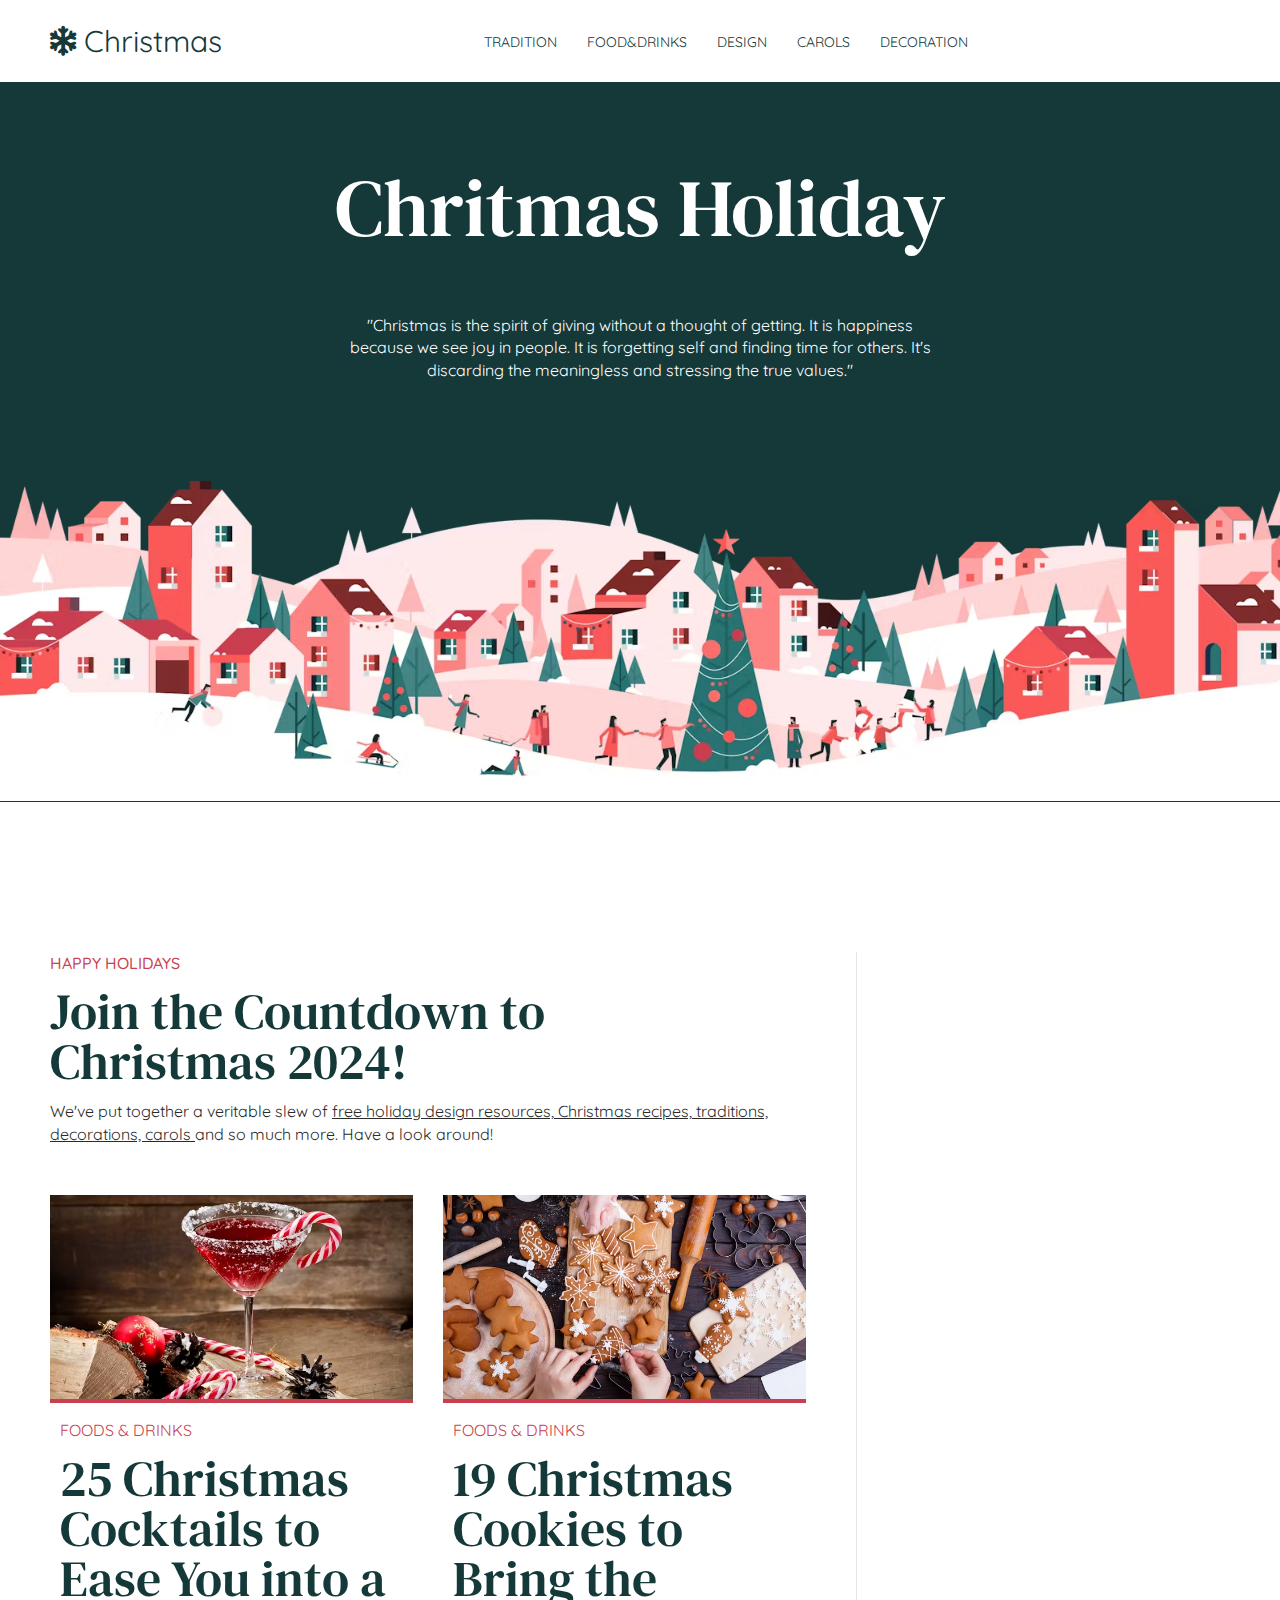
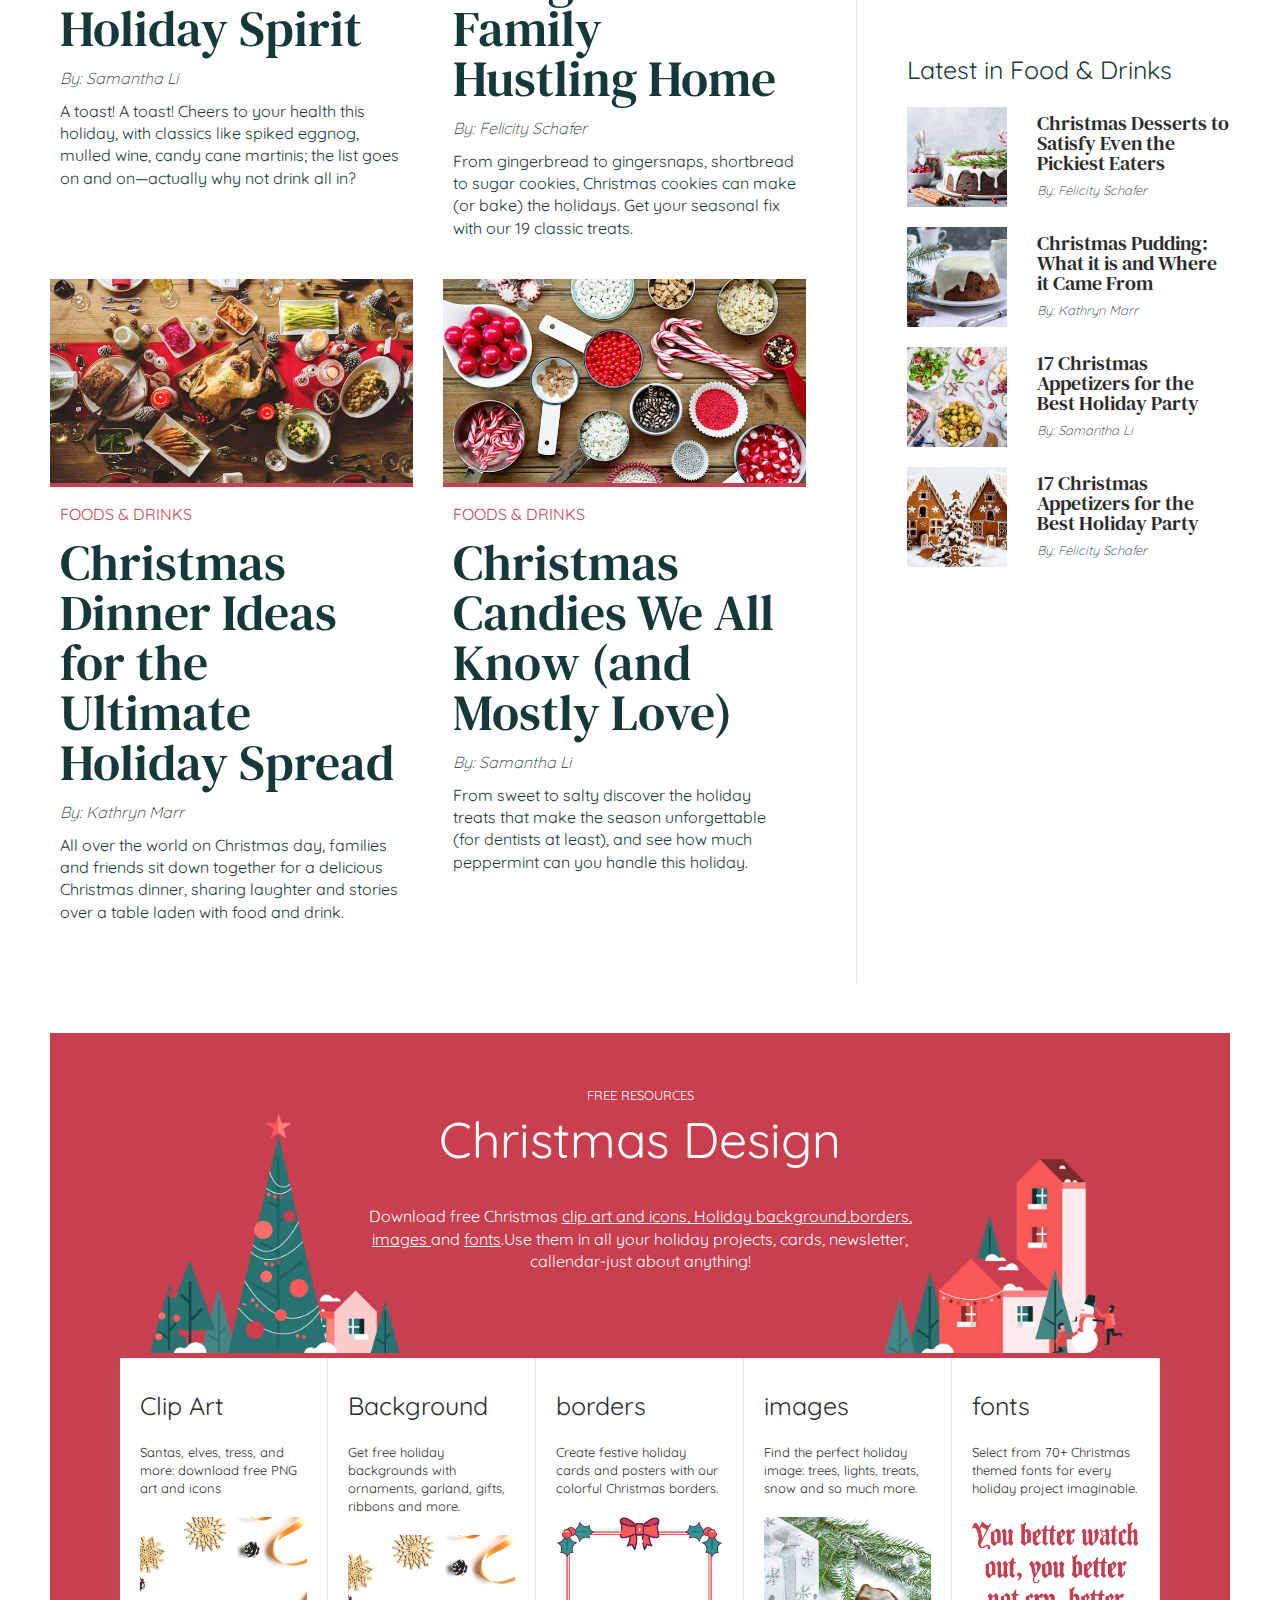
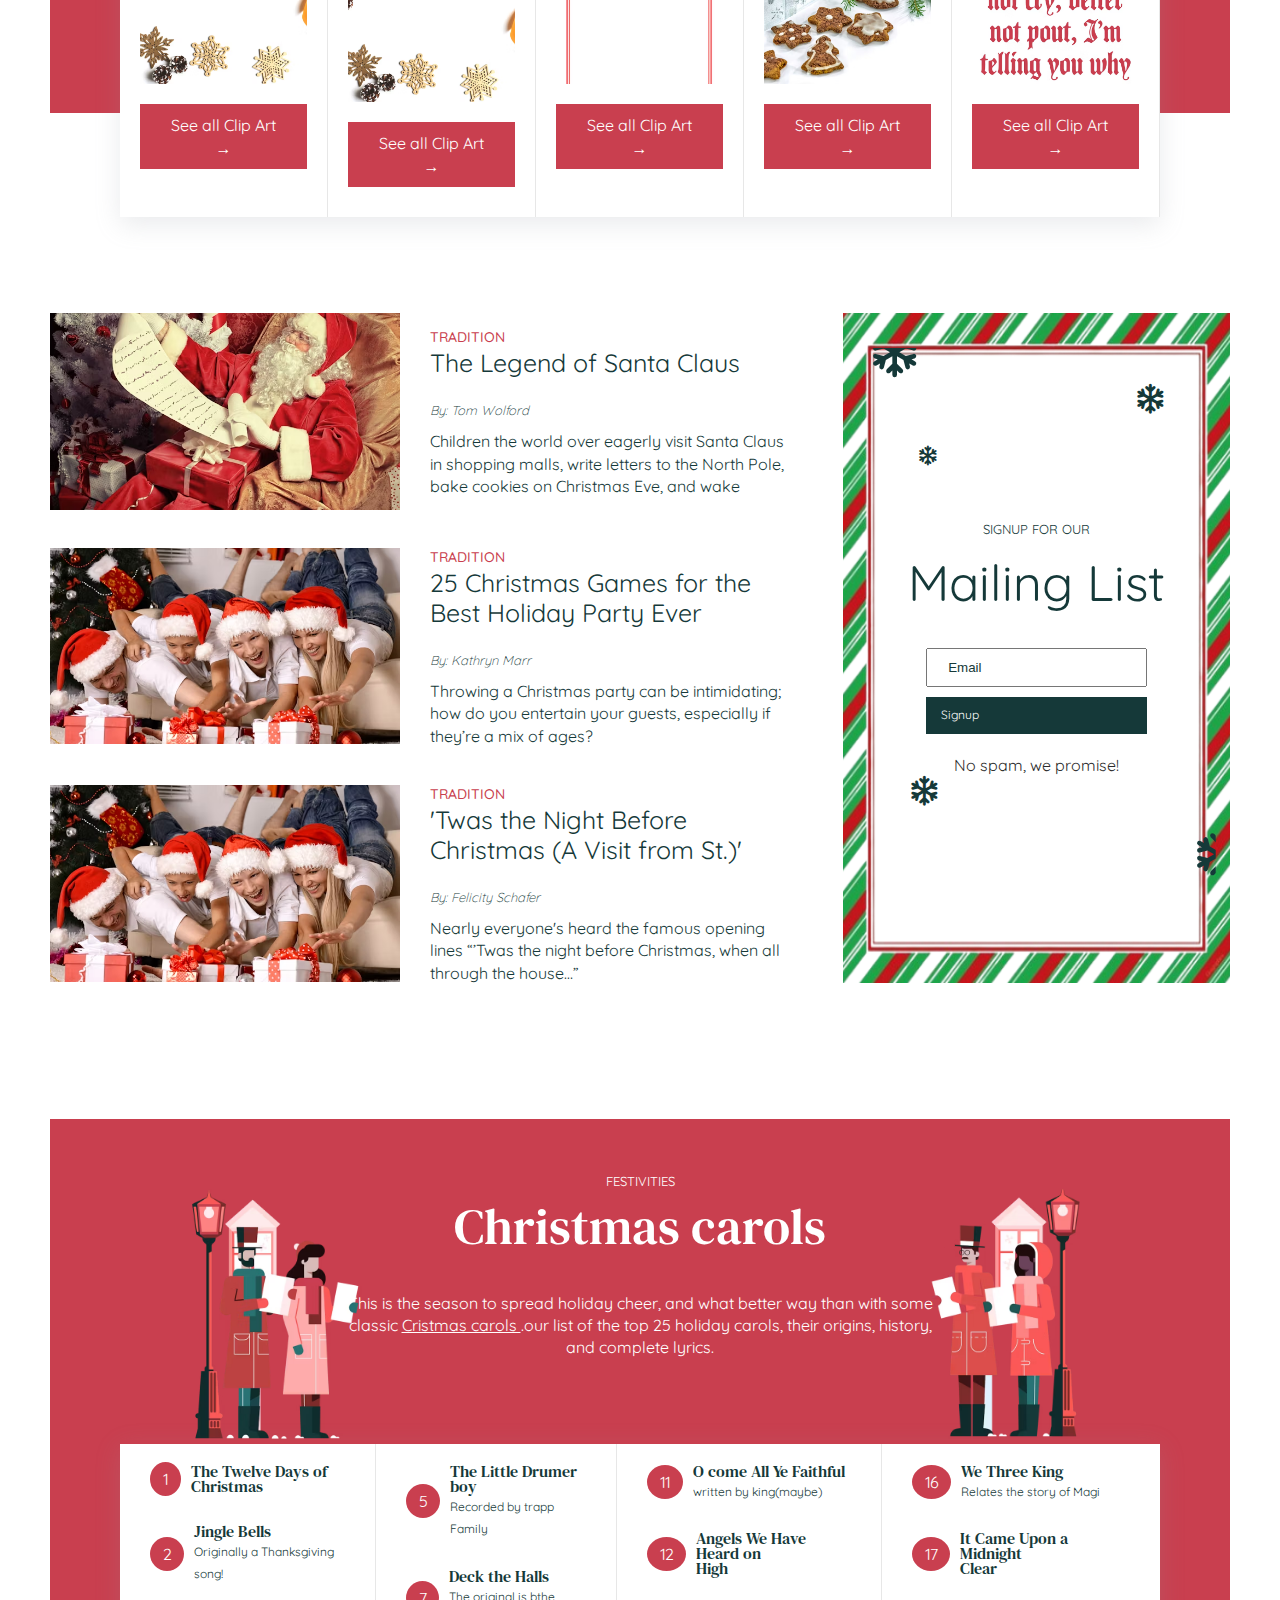
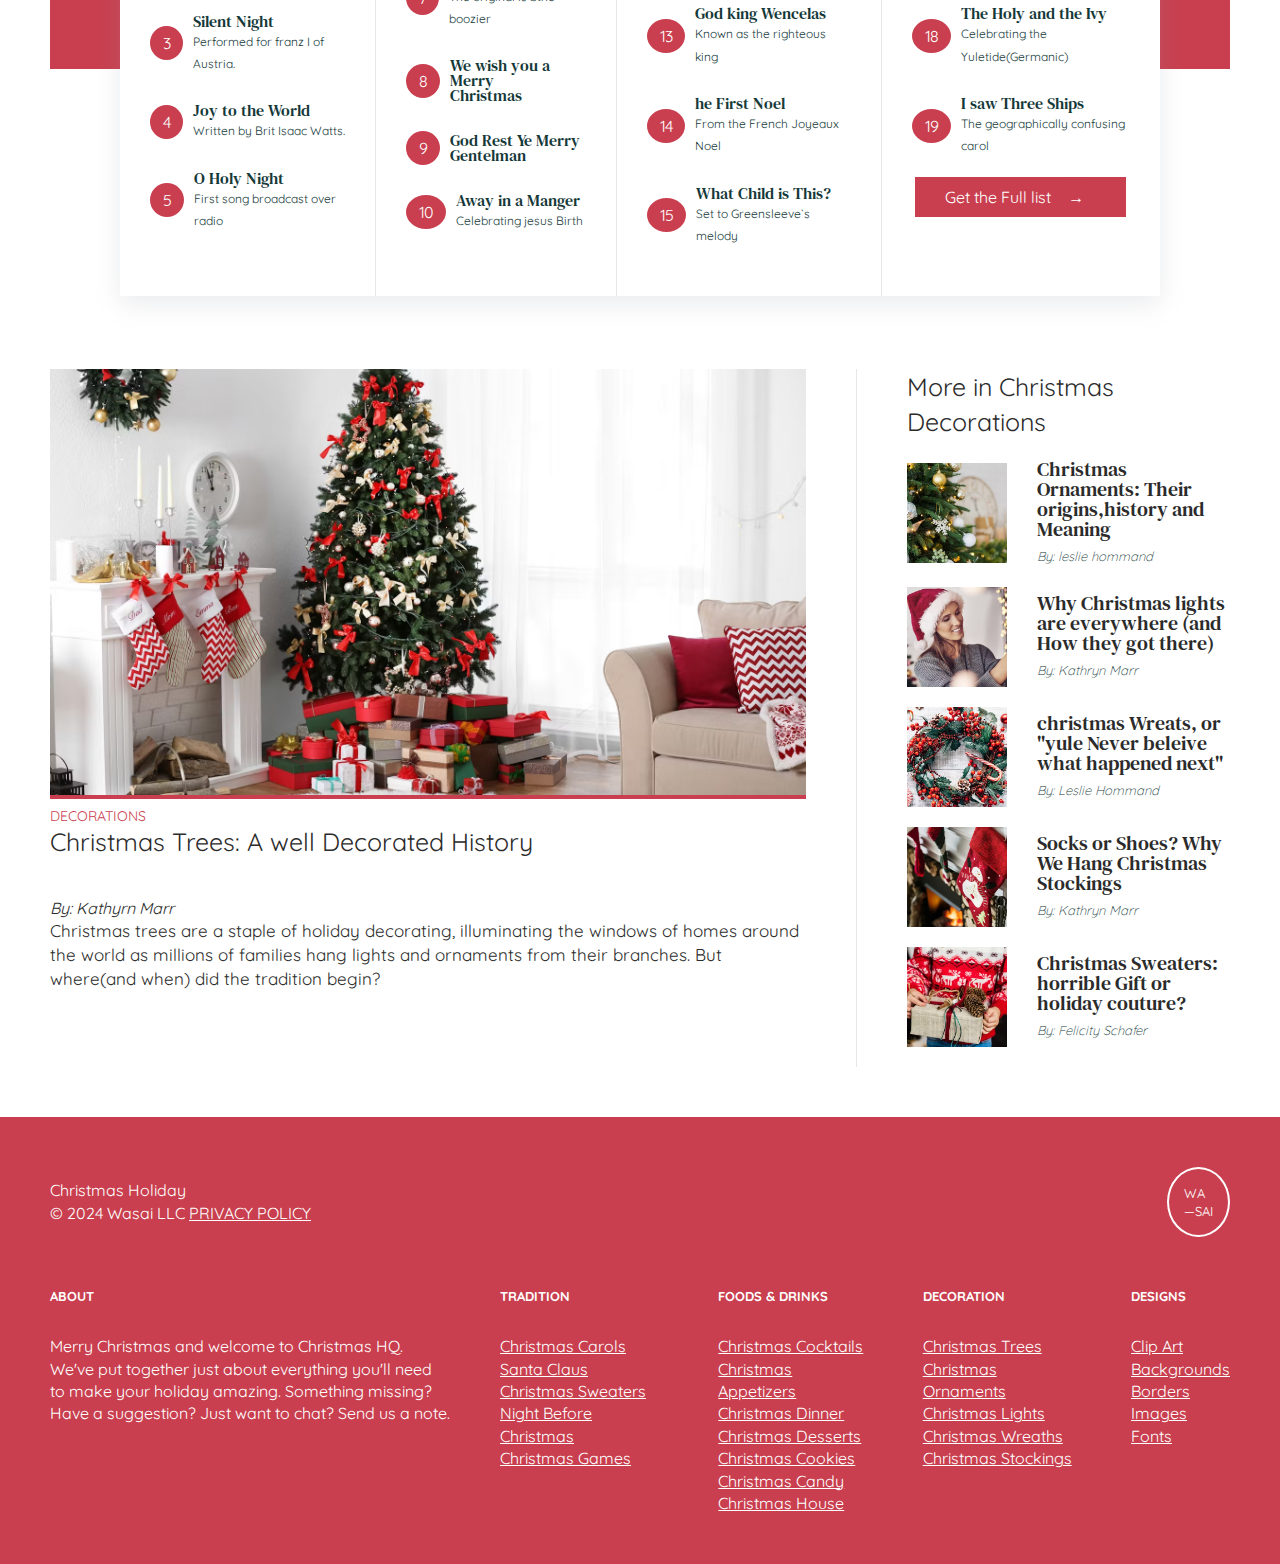
<file: index.html>
<!DOCTYPE html>
<html lang="en">
<head>
    <meta charset="UTF-8">
    <meta name="viewport" content="width=device-width, initial-scale=1.0">
    <title>Christmas Holiday</title>
    <link rel="icon" href="./IMG/logo.jpg"/>
<link rel="stylesheet" href="./style.css">
<link rel="stylesheet" href="https://cdnjs.cloudflare.com/ajax/libs/font-awesome/6.7.1/css/all.min.css">
</head>
</body>
    <!-- HEADER -->
     <header class="header">
        <div class="container">
            <div class="header__wrapper">
                <div class="header__logo">   
                  <a href="./index.html"><i class="fa-solid fa-snowflake"></i> Christmas</a>
              </div>
                 <ul class="header__nav">
                     <li><a href="./tradition.html">tradition</a></li>
                     <li><a href="./foods&drink.html">food&drinks</a></li>
                     <li><a href="./design.html">design</a></li>
                     <li><a href="./carols.html">carols</a></li>
                    <li><a href="./decor.html">decoration</a></li>
                </ul> 
                <div class="toggle__menu">
                  <span></span>
                  <span></span>
                  <span></span>
                </div>
            <div>
        </div>
     </header>
<!-- BANNER -->
  <section class="homeBanner">
    <div class="homeBanner__wrapper">
        <h1>Chritmas Holiday</h1>
        <p>
            "Christmas is the spirit of giving without a thought of getting. It is
            happiness because we see joy in people. It is forgetting self and
            finding time for others. It's discarding the meaningless and stressing
            the true values."
        </p>
        <img src="./IMG/banner.avif" alt="">
    </div>
  </section>
    <!-- HOLIDAY -->
    <section class="homeHoliday">
        <div class="container">
          <div class="homeHoliday__wrapper">
            <div class="homeHoliday__left">
              <small>HAPPY HOLIDAYS</small>
              <h2>Join the Countdown to Christmas 2024!</h2>
              <p>
                We've put together a veritable slew of
                <span>
                    free holiday design resources, Christmas recipes, traditions,
                    decorations, carols
                </span>
                and so much more. Have a look around!
              </p>
              <div class="homeHoliday__cards">
                <div class="card">
                  <img src="./IMG/christmas-cocktails.avif" alt="" />
                  <div class="card__details">
                    <span>FOODS & DRINKS</span>
                    <h2>
                      25 Christmas Cocktails to Ease You into a Holiday Spirit
                    </h2>
                    <small>By: Samantha Li</small>
                    <p>
                      A toast! A toast! Cheers to your health this holiday, with
                      classics like spiked eggnog, mulled wine, candy cane
                      martinis; the list goes on and on—actually why not drink all in?
                    </p>
                  </div>
                </div>
                <div class="card">
                  <img src="./IMG/christmas-cookies.avif" alt="" />
                  <div class="card__details">
                    <span>FOODS & DRINKS</span>
                    <h2>
                      19 Christmas Cookies to Bring the Family Hustling Home
                    </h2>
                    <small>By: Felicity Schafer</small>
                    <p>
                      From gingerbread to gingersnaps, shortbread to sugar
                      cookies, Christmas cookies can make (or bake) the holidays.
                      Get your seasonal fix with our 19 classic treats.
                    </p>
                  </div>
                </div>
                <div class="card">
                  <img src="./IMG/christmas-dinner.avif" alt="" />
                  <div class="card__details">
                    <span>FOODS & DRINKS</span>
                    <h2>
                      Christmas Dinner Ideas for the Ultimate Holiday Spread
                    </h2>
                    <small>By: Kathryn Marr</small>
                    <p>
                      All over the world on Christmas day, families and friends
                      sit down together for a delicious Christmas dinner, sharing
                      laughter and stories over a table laden with food and drink.
                    </p>
                  </div>
                </div>
                <div class="card">
                  <img src="./IMG/christmas-candy.avif" alt="" />
                  <div class="card__details">
                    <span>FOODS & DRINKS</span>
                    <h2>Christmas Candies We All Know (and Mostly Love)</h2>
                    <small>By: Samantha Li</small>
                    <p>
                      From sweet to salty discover the holiday treats that make
                      the season unforgettable (for dentists at least), and see
                      how much peppermint can you handle this holiday.
                    </p>
                  </div>
                </div>
              </div>
            </div>
            <div class="homeHoliday__right">
              <h4>Latest in Food & Drinks</h4>
              <div class="item">
                <img src="./IMG/christmas-desserts.avif" alt="" />
                <div class="item__details">
                  <h5>Christmas Desserts to Satisfy Even the Pickiest Eaters</h5>
                  <small>By: Felicity Schafer</small>
                </div>
              </div>
              <div class="item">
                <img src="./IMG/christmas-pudding.avif" alt="" />
                <div class="item__details">
                  <h5>Christmas Pudding: What it is and Where it Came From</h5>
                  <small>By: Kathryn Marr</small>
                </div>
              </div>
              <div class="item">
                <img src="./IMG/christmas-appetizers.avif" alt="" />
                <div class="item__details">
                  <h5>17 Christmas Appetizers for the Best Holiday Party</h5>
                  <small>By: Samantha Li</small>
                </div>
              </div>
              <div class="item">
                <img src="./IMG/gingerbread-houses.avif" alt="" />
                <div class="item__details">
                  <h5>17 Christmas Appetizers for the Best Holiday Party</h5>
                  <small>By: Felicity Schafer</small>
                     </div>
                        </div>
            </div></div></div></section>
<!-- DESIGN-->
 <section class="homeDesign">
    <div class="container">
        <div class="homeDesign__wrapper">
            <div class="homeDesign__details">
                <small>FREE RESOURCES</small>
                <h2>Christmas Design</h2>
                <p>Download free Christmas 
                    <span>clip art and icons, Holiday background,borders, images </span>and <span>fonts</span>.Use them in all your holiday projects, cards, newsletter, callendar-just about anything!
                </p>
            </div>
            <div class="homeDesign__img">
                <img src="IMG/christmas-designs-left.avif" alt="">
                <img src="IMG/christmas-designs-right.avif" alt="">
        </div>
        <div class="homeDesign__content">
            <div class="homeDesign__card">
                <h4>Clip Art</h4>
                <small>Santas, elves, tress, and more: download free PNG art and icons
                </small>
                <img src="IMG/christmas-designs-backgrounds.avif" alt="">
                <a href="" class="btn bg--red">
                    See all Clip Art <span>&#8594;</span></a>
            </div>
            <div class="homeDesign__card">
                <h4>Background</h4>
                <small>Get free holiday backgrounds with ornaments, garland, gifts,
                    ribbons and more.
                </small>
                <img src="IMG/christmas-designs-backgrounds.avif" alt="">
                <a href=""class="btn bg--red"
                >See all Clip Art <span>&#8594;</span></a>
            </div>
            <div class="homeDesign__card">
                <h4>borders</h4>
                <small>Create festive holiday cards and posters with our colorful
                    Christmas borders.
                </small>
                <img src="IMG/christmas-designs-borders.avif" alt="">
                <a href=""class="btn bg--red"
                >See all Clip Art <span>&#8594;</span></a>
            </div>
            <div class="homeDesign__card">
                <h4>images</h4>
                <small>Find the perfect holiday image: trees, lights, treats, snow and
                    so much more.
                </small>
                <img src="IMG/christmas-designs-images.avif" alt="">
                <a href=""class="btn bg--red"
                >See all Clip Art <span>&#8594;</span></a>
            </div>
            <div class="homeDesign__card">
                <h4>fonts</h4>
                <small>Select from 70+ Christmas themed fonts for every holiday
                    project imaginable.
                </small>
                <img src="IMG/christmas-designs-fonts.avif" alt="">
                <a href=""class="btn bg--red"
                >See all Clip Art <span>&#8594;</span></a>
            </div>
        </div>
    </div>
 </section>

 <!--TRADITION-->
 <section class="homeTradition">
    <div class="container">
      <div class="homeTradition__wrapper">
        <div class="homeTradition__content">
          <div class="homeTradition__item">
            <img src="./IMG/santa-claus.avif" alt="" />
            <div class="homeTradition__item--details">
              <div class="homeTradition__item--title">
                <span>TRADITION</span>
                <h4>The Legend of Santa Claus</h4>
              </div>
              <small>By: Tom Wolford</small>
              <p>
                Children the world over eagerly visit Santa Claus in shopping
                malls, write letters to the North Pole, bake cookies on
                Christmas Eve, and wake
              </p>
            </div>
          </div>
          <div class="homeTradition__item">
            <img src="./IMG/christmas-games.avif" alt="" />
            <div class="homeTradition__item--details">
              <div class="homeTradition__item--title">
                <span>TRADITION</span>
                <h4>25 Christmas Games for the Best Holiday Party Ever</h4>
              </div>
              <small>By: Kathryn Marr</small>
              <p>
                Throwing a Christmas party can be intimidating; how do you
                entertain your guests, especially if they’re a mix of ages?
              </p>
            </div>
          </div>
          <div class="homeTradition__item">
            <img src="./IMG/christmas-games.avif" alt="" />
            <div class="homeTradition__item--details">
              <div class="homeTradition__item--title">
                <span>TRADITION</span>
                <h4>'Twas the Night Before Christmas (A Visit from St.)'</h4>
              </div>
              <small>By: Felicity Schafer</small>
              <p>
                Nearly everyone's heard the famous opening lines “’Twas the
                night before Christmas, when all through the house…”
              </p>
            </div>
          </div>
        </div>
        <div class="homeTradition__mail">
          <div class="homeTradition__flakes">
            <span class="flakes-1">
              <i class="fa-regular fa-snowflake"></i>
            </span>
            <span class="flakes-2">
              <i class="fa-regular fa-snowflake"></i>
            </span>
            <span class="flakes-3">
              <i class="fa-regular fa-snowflake"></i>
            </span>
            <span class="flakes-4">
              <i class="fa-regular fa-snowflake"></i>
            </span>
            <span class="flakes-5">
              <i class="fa-regular fa-snowflake"></i>
            </span>
          </div>
          <small>SIGNUP FOR OUR</small>
          <h2>Mailing List</h2>
          <div class="homeTradition__mail--info">
            <input type="text" placeholder="Email" />
            <a href="" class= "btn bg--green">Signup</a>
          </div>
          <p>No spam, we promise!</p>
        </div>

      </div>
    </div>
  </section>

  <!-- CAROLS-->
   <section class="homeCarols">
    <div class="container">
      <div class="homeCarols__wrapper">
        <div class="homeCarols__details">
          <small>FESTIVITIES</small>
          <h2>Christmas carols</h2>
          <p>This is the season to spread holiday cheer, and what better way than with some classic <span>
            Cristmas carols
          </span>.our list of the top 25 holiday carols,  their origins, history, and
              complete lyrics.
          </p>
        </div>
        <div class="homeCarols__img">
          <img src="IMG/christmas-carols-left.avif" alt="">
          <img src="IMG/christmas-carols-right.avif" alt="">

      </div>
      <div class="homeCarols__content">
        <div class="homeCarols__item">
                  <ul>
            <li><span>1</span></li>
            <li><p>The Twelve Days of <br>
               Christmas
              </p></li>
          </ul>
          <ul>
            <li><span>2</span></li>
            <li><p>Jingle Bells</p>
              <small>Originally a Thanksgiving song!</small>
            </li>
          </ul>
          <ul>
            <li><span>3</span></li>
            <li><p>Silent Night</p>
            <small>Performed for franz I of Austria.</small>
          </li>
          </ul>
          <ul>
            <li><span>4</span>
            </li>
            <li><p>Joy to the World</p>
            <small>Written by Brit Isaac Watts.</small>
            </li>
          </ul>
          <ul>
            <li><span>5</span></li>
            <li><p>O Holy Night</p>
            <small>First song broadcast over radio</small>
          </li>
          </ul>
          </div>
    <div class="homeCarols__item">
              <ul>
            <li><span>5</span></li>
            <li><p>The Little Drumer boy </p>
            <small>Recorded by trapp Family</small>
            </li>
              </ul>
            <ul>
              <li><span>7</span></li>
              <li><p>Deck the Halls</p>
              <small>The original is bthe boozier</small>
              </li>
            </ul>
            <ul>
              <li><span>8</span></li>
              <li><p>We wish you a Merry <br>
              Christmas</p>
            </li>
            </ul>
            <ul>
              <li><span>9</span></li>
              <li><p>God Rest Ye Merry <br>
              Gentelman</p>
            </li>
            </ul>
            <ul>
              <li><span>10</span></li>
              <li><p>Away in a Manger</p>
              <small>Celebrating jesus Birth</small>
            </li>
            </ul>
        </div>
        <div class="homeCarols__item">
        <div>
          <ul>
            <li><span>11</span></li>
            <li><P>O come All Ye Faithful</P>
            <small>written by king(maybe)</small>
          </li>
          </ul>
          <ul>
            <li><span>12</span></li>
            <li><p>Angels We Have Heard on<br>
              High</p>
          </li>
          </ul>
          <ul>
            <li><span>13</span></li>
            <li><p> God king Wencelas</p>
              <small>Known as the righteous king</small>
            </li>
          </ul>
          <ul>
            <li><span>14</span></li>
            <li><p>he First Noel</p>
            <small>From the French Joyeaux Noel</small>
            </li>
          </ul>
          <ul>
            <li><span>15</span></li>
            <li><p>What Child is This?</p>
              <small>Set to Greensleeve`s melody</small>
            </li>
          </ul>
        </div>

        </div>        
        <div class="homeCarols__item">
          <ul>
            <li><span>16</span></li>
            <li><p>We Three King</p>
            <small>Relates the story of Magi</small>
          </li>
          </ul>
          <ul>
            <li><span>17</span></li>
            <li><p>It Came Upon a Midnight <br>
            Clear</p>
          </li>
          </ul>
          <ul>
            <li><span>18</span></li>
            <li><p>The Holy and the Ivy</p>
            <small>Celebrating the Yuletide(Germanic)</small>
          </li>
          </ul>
          <ul>
            <li><span>19</span></li>
            <li><p>I saw Three Ships</p>
            <small> The geographically confusing carol</small>
          </li>
          </ul>
          <a href="" class="btn bg--red">
            Get the Full list <span>&#8594</span></a>
        </div>
      </div>

  
          </div>
      
      </div>
 
   </section>

 <!-- DECORATIONS -->
<section class="homeDecorations">
  <div class="container">
    <div class="homeDecorations__wrapper">
      <div class="homeDecorations__left">
        <img src="IMG/christmas-trees.avif" alt="">
     <small>DECORATIONS</small>
     <h2>Christmas Trees: A well Decorated History</h2>
     <span>By: Kathyrn Marr</span>
     <p>
      Christmas trees are a staple of holiday decorating, illuminating the windows of homes around the world as millions
      of families hang lights and ornaments from their branches.
    But where(and when) did the tradition begin?
     </p>
      </div>
      
      <div class="homeDecorations__right">
        <h4> More in Christmas Decorations</h4>
         <div class="item">
              <img src="./IMG/christmas-ornaments.avif" alt="" />
              <div class="item__details">
                <h5>Christmas Ornaments: Their origins,history and Meaning</h5>
                <small>By: leslie hommand</small>
              </div>
            </div>
         <div class="item">
              <img src="./IMG/christmas-lights.avif" alt="" />
              <div class="item__details">
                <h5>Why Christmas lights are everywhere (and How they got there)</h5>
                <small>By: Kathryn Marr</small>
              </div>
            </div>
         <div class="item">
              <img src="./IMG/christmas-wreaths.avif" alt="" />
              <div class="item__details">
                <h5>christmas Wreats, or "yule Never beleive what happened next"</h5>
                <small>By: Leslie Hommand</small>
              </div>
            </div>
         <div class="item">
              <img src="./IMG/christmas-stockings.avif" alt="" />
              <div class="item__details">
                <h5>Socks or Shoes? Why We Hang Christmas Stockings</h5>
                <small>By: Kathryn Marr</small>
              </div>
            </div>
         <div class="item">
              <img src="./IMG/christmas-sweaters.avif" alt="" />
              <div class="item__details">
                <h5>Christmas Sweaters: horrible Gift or holiday couture?</h5>
                <small>By: Felicity Schafer</small>
              </div>
            </div>
      </div>
    </div>
  </div>
   <!-- FOOTER  -->
<footer class="footer">
  <div class="container">
    <div class="footer__wrapper">
      <div class="footer__top">
        <ul>
          <li><h4>Christmas Holiday</h4></li>
          <li>© 2024 Wasai LLC <span>Privacy Policy</span></li>
        </ul>
        <p>
          WA <br/> 
          —SAI
         </p>
      </div>
      <div class="footer__links">
        <ul>
          <li> <small>ABOUT</small></li>
          <li><p>
                 Merry Christmas and welcome to Christmas HQ. We've put
                 together just about everything you'll need to make your
                 holiday amazing. Something missing? Have a suggestion? Just
                want to chat? Send us a note.
                </p>
              </li>
        </ul>      <div class="footer__links--a">
        <ul>
          <li><small>TRADITION</small></li>
          <li><a href="">Christmas Carols</a></li>
          <li><a href="">Santa Claus</a></li>
          <li><a href="">Christmas Sweaters</a></li>
          <li><a href="">Night Before Christmas</a></li>
          <li><a href="">Christmas Games</a></li>
        </ul>
        <ul>
          <li><small> FOODS & DRINKS</small></li>
          <li><a href="">Christmas Cocktails</a></li>
          <li><a href="">Christmas Appetizers</a></li>
          <li><a href="">Christmas Dinner</a></li>
          <li><a href="">Christmas Desserts</a></li>
          <li><a href="">Christmas Cookies</a></li>
          <li><a href="">Christmas Candy</a></li>
          <li><a href="">Christmas House</a></li>
        </ul>
      </div>
      <div class="footer__links--b">
        <ul>
          <li><small>DECORATION</small></li>
          <li><a href="">Christmas Trees</a></li>
          <li><a href="">Christmas Ornaments</a></li>
          <li><a href="">Christmas Lights</a></li>
          <li><a href="">Christmas Wreaths</a></li>
          <li><a href="">Christmas Stockings</a></li>
        </ul>
      <ul>
        <li><small>DESIGNS</small></li>
        <li><a href="">Clip Art</a></li>
        <li><a href="">Backgrounds</a></li>
        <li><a href="">Borders</a></li>
        <li><a href="">Images</a></li>
        <li><a href="">Fonts</a></li>
      </ul>
      </div>
      </div>
    </div>
  </div>
</footer> 

<script src="./toggle__menu.js"></script>

</body>
</html>
</file>
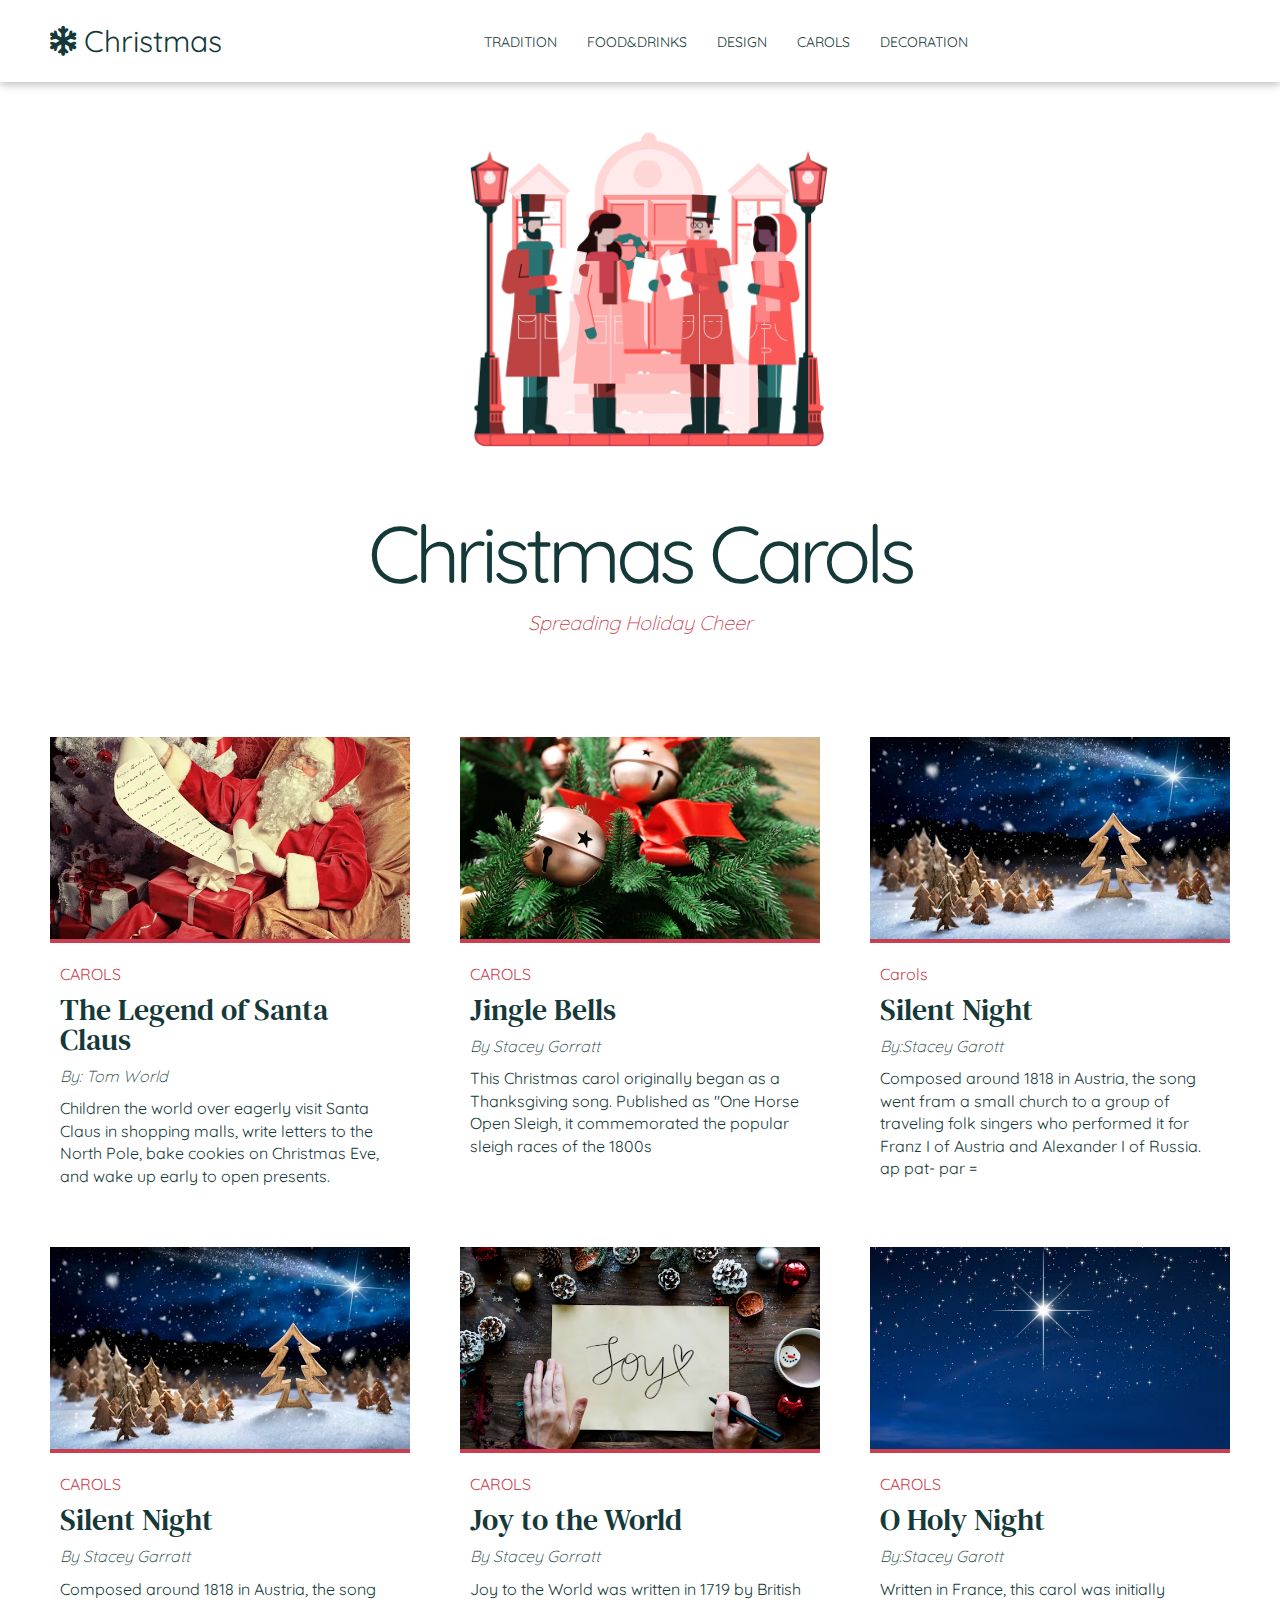
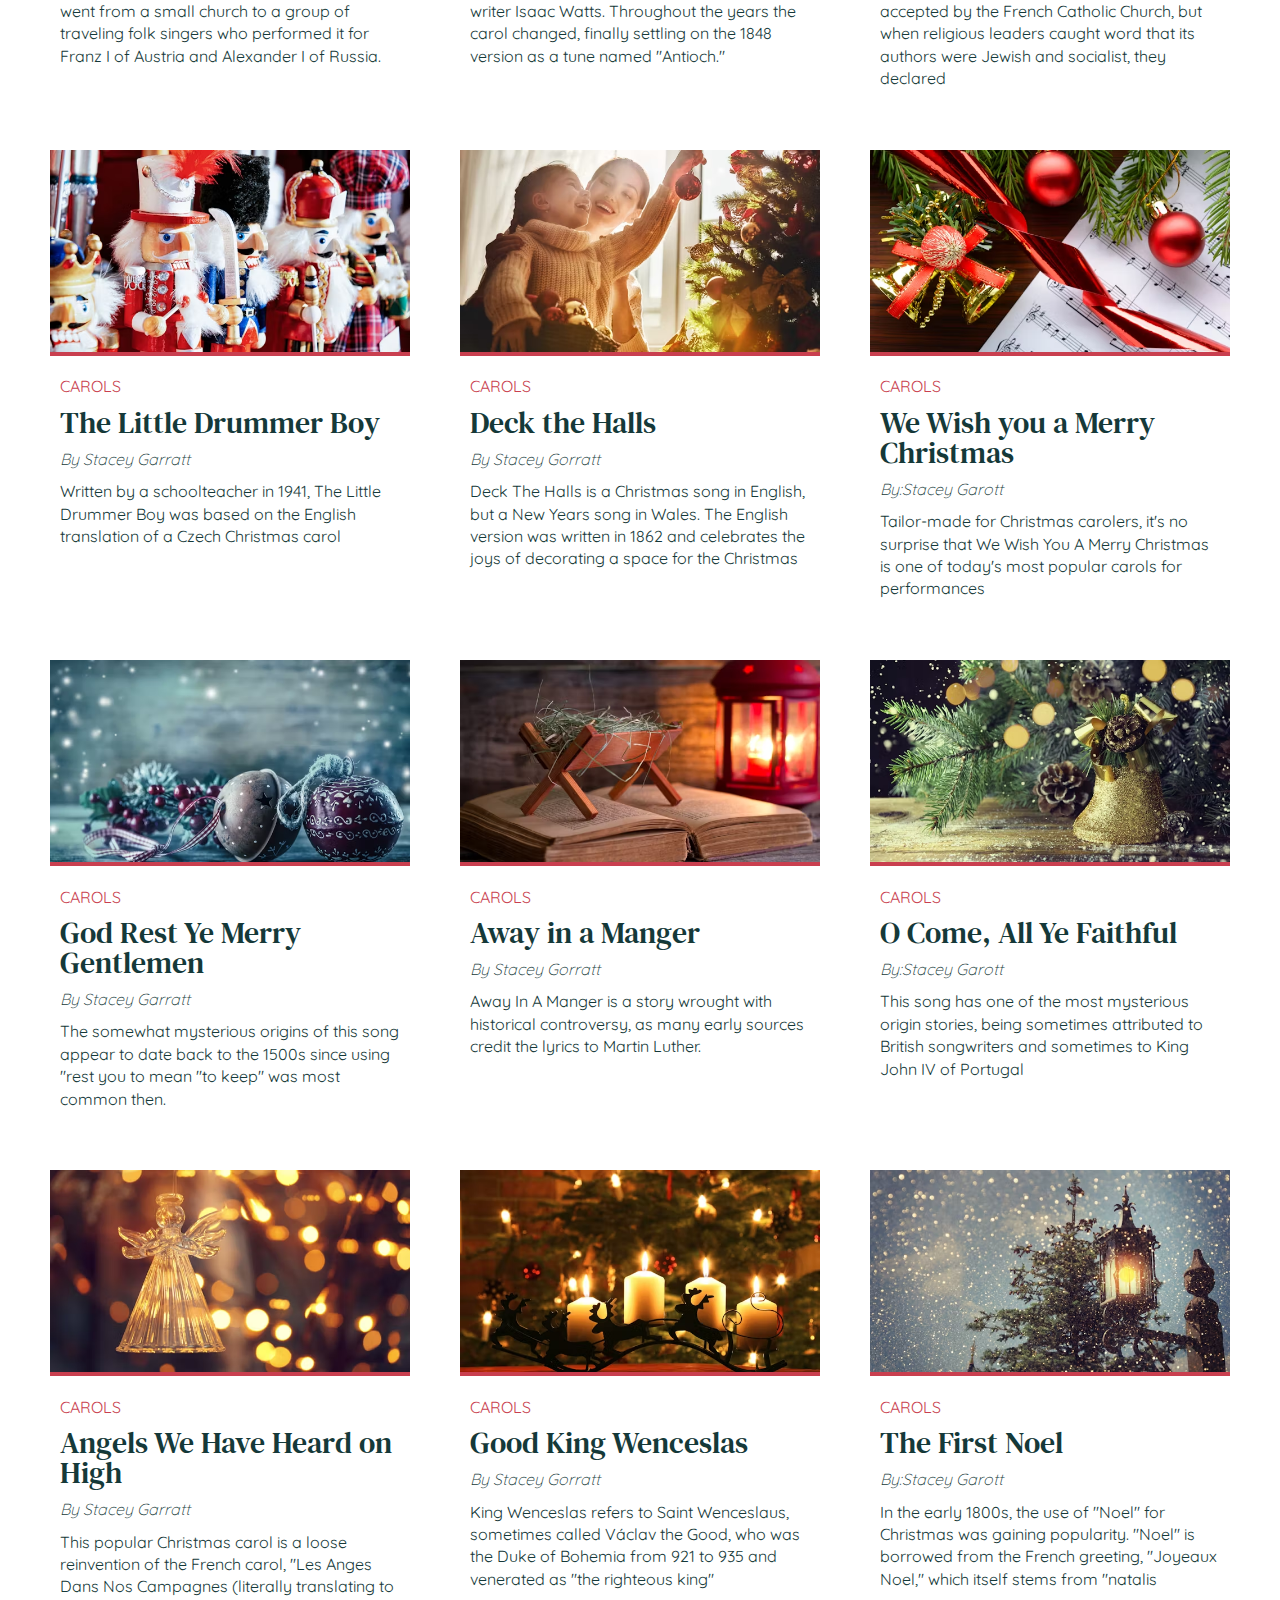
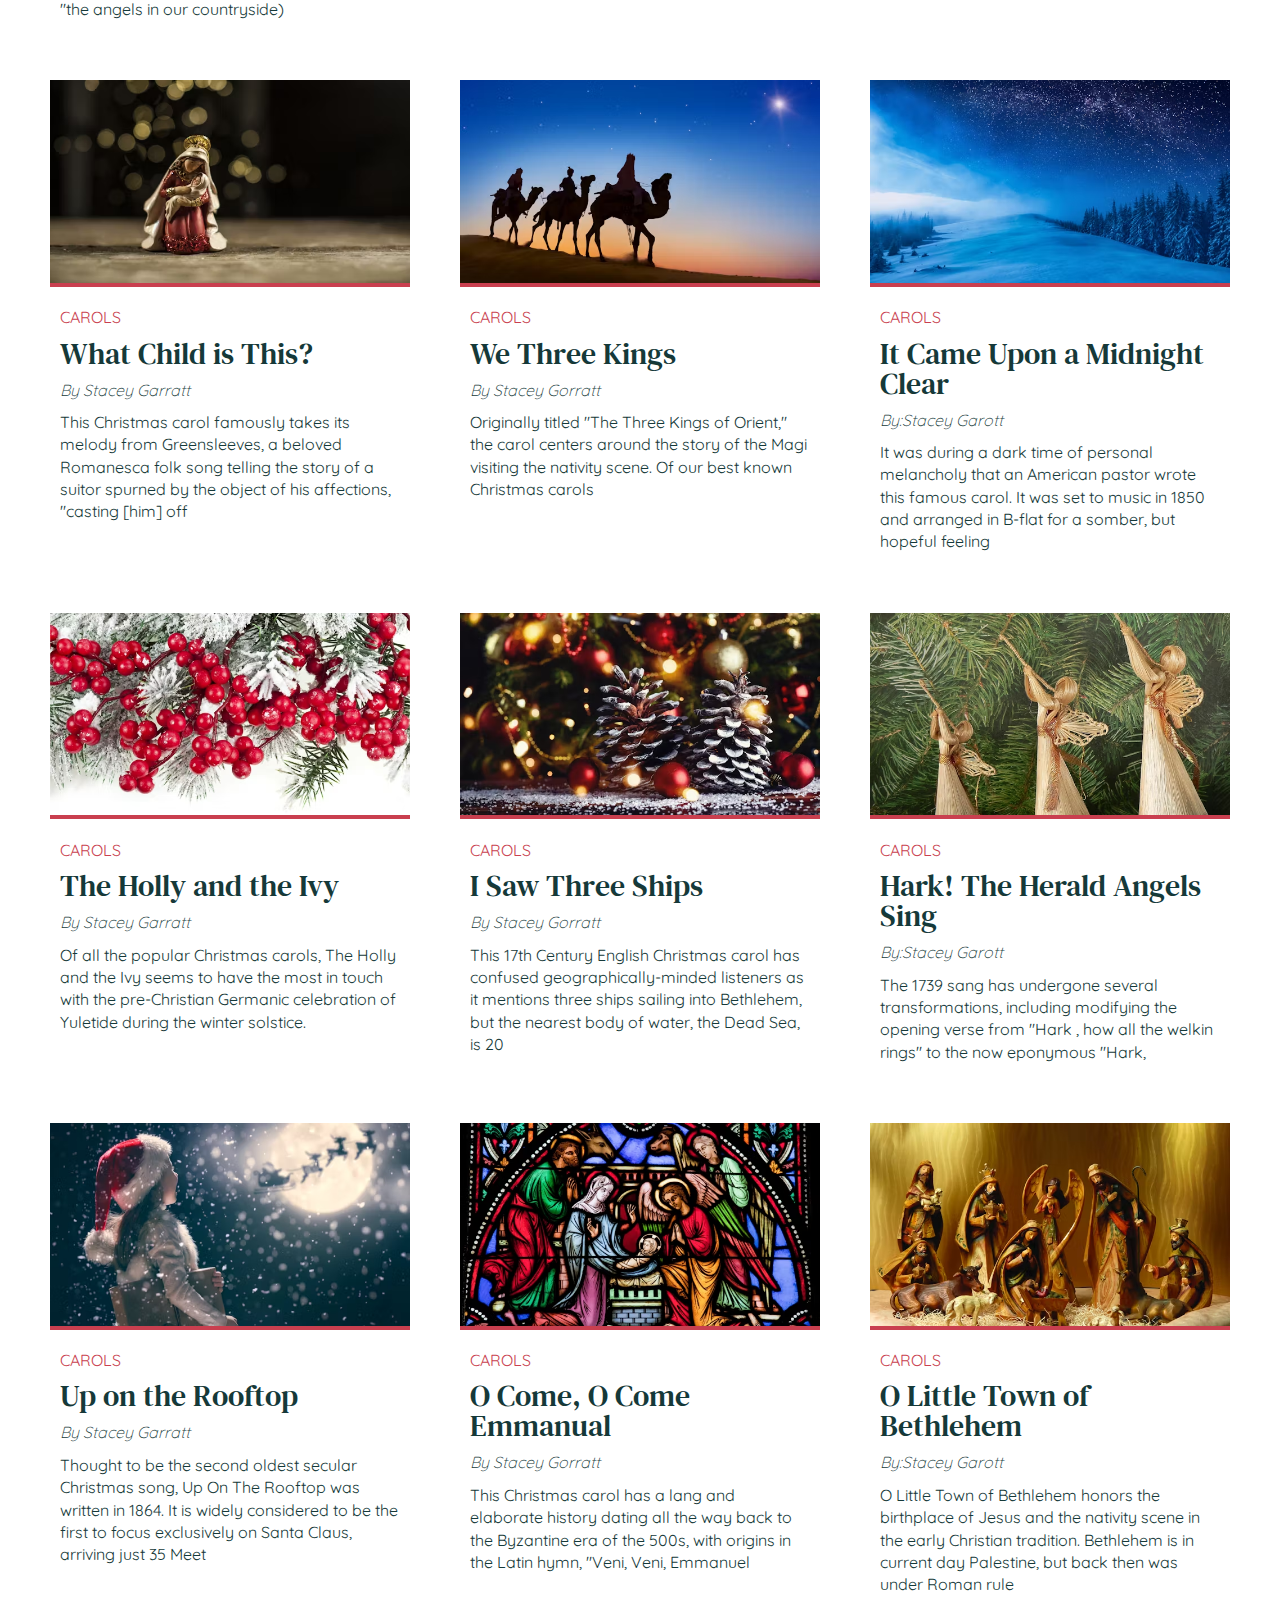
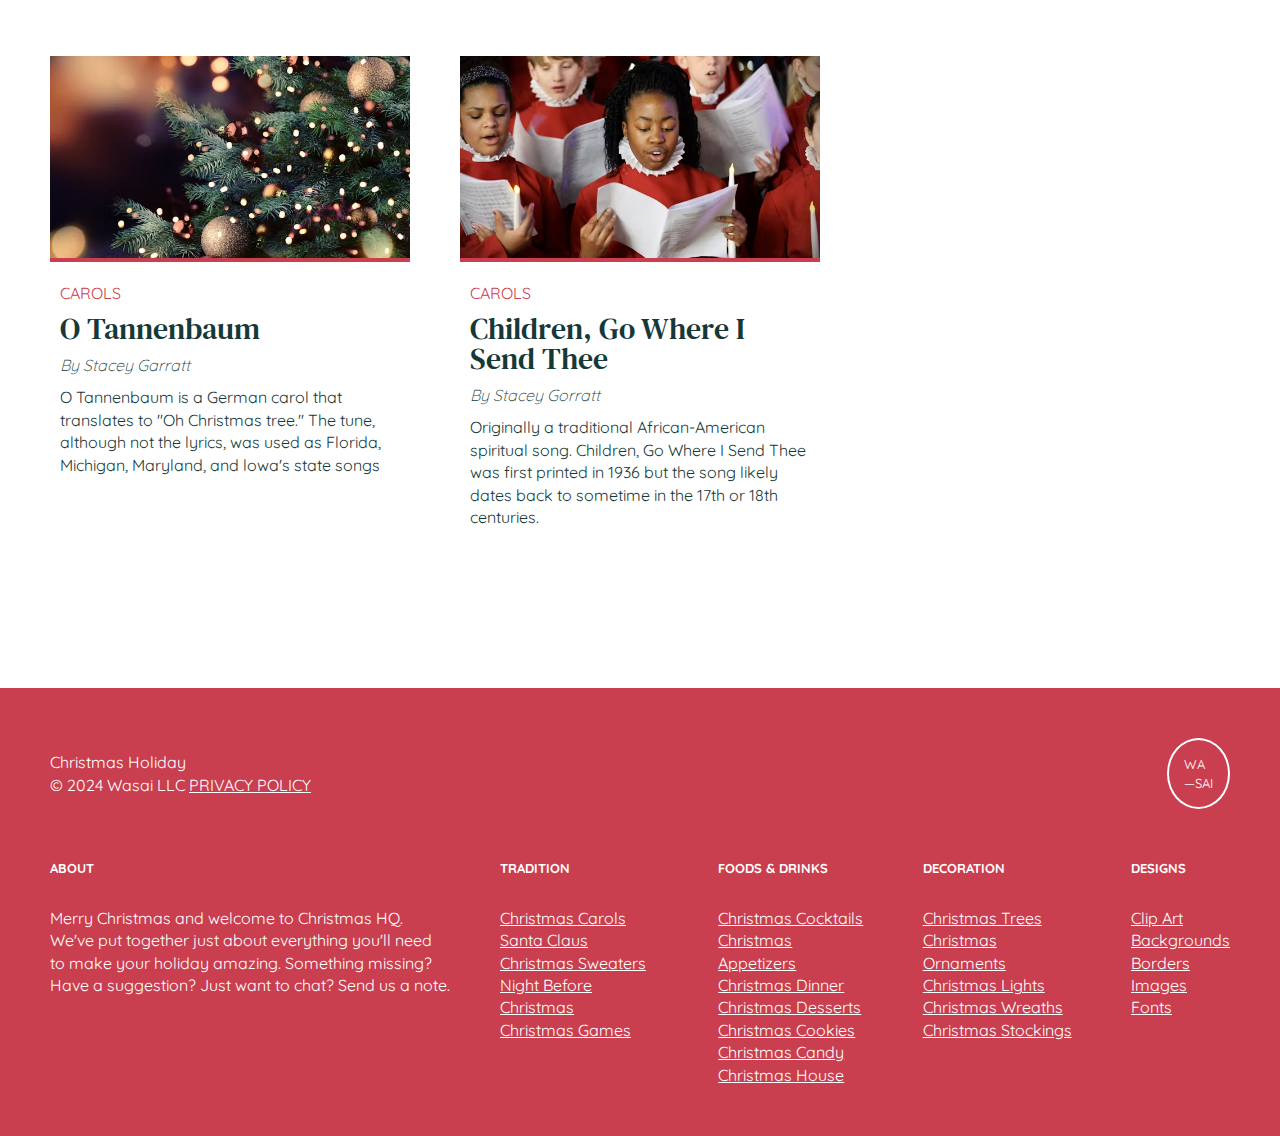
<file: carols.html>
<!DOCTYPE html>
<html lang="en">
<head>
    <meta charset="UTF-8">
    <meta name="viewport" content="width=device-width, initial-scale=1.0">
    <title>Christmas Holiday</title>
    <link rel="icon" href="./IMG/logo.jpg"/>
<link rel="stylesheet" href="./style.css">
<link rel="stylesheet" href="https://cdnjs.cloudflare.com/ajax/libs/font-awesome/6.7.1/css/all.min.css">
</head>
</body>
    <!-- HEADER -->
     <header class="header">
        <div class="container">
            <div class="header__wrapper">
                <div class="header__logo">   
                  <a href="./index.html"><i class="fa-solid fa-snowflake"></i> Christmas</a>
              </div>
                 <ul class="header__nav">
                     <li><a href="./tradition.html">tradition</a></li>
                     <li><a href="./foods&drink.html">food&drinks</a></li>
                     <li><a href="./design.html">design</a></li>
                     <li><a href="./carols.html"class="active">carols</a></li>
                    <li><a href="./decor.html">decoration</a></li>
                </ul> 
                <div class="toggle__menu">
                  <span></span>
                  <span></span>
                  <span></span>
                </div>
            <div>
        </div>
     </header>

     <!-- CAROLS BANNER -->
<section class="carolsBanner">
  <div class="container">
      <div class="carolsBanner__wrapper">
        <img src="./IMG/christmas-carols.png" alt="" />
          <h1>Christmas Carols</h1>
            <h5>
              Spreading Holiday Cheer
            </h5>
      <div class="carolsBanner__card">
        <div class="card">
          <img src="./IMG/santa-claus.avif" alt="" />
          <div class="card__details">
            <span>CAROLS</span>
            <h3>The Legend of Santa Claus</h3>
            <small>By: Tom World</small>
            <p>
              Children the world over eagerly visit Santa Claus in shopping
              malls, write letters to the North Pole, bake cookies on
              Christmas Eve, and wake up early to open presents.
            </p>
          </div>
        </div>
        <div class="card">
          <img src="./IMG/jingle-bells.avif" alt="" />
          <div class="card__details">
            <span>CAROLS</span>
            <h3>Jingle Bells</h3>
            <small>By Stacey Gorratt</small>
            <p>
              This Christmas carol originally began as a Thanksgiving song. 
              Published as "One Horse Open Sleigh,
              it commemorated the popular sleigh races of the 1800s
            </p>
          </div>
        </div>
        <div class="card">
          <img src="./IMG/silent-night.avif" alt="" />
          <div class="card__details">
            <span>Carols</span>
            <h3>Silent Night</h3>
            <small>By:Stacey Garott</small>
            <p>
              Composed around 1818 in Austria,
               the song went fram a small church
                to a group of traveling folk singers who performed
                 it for Franz I of Austria and Alexander I of Russia. ap pat- par =
            </p>
          </div>
        </div>
        <div class="card">
          <img src="./IMG/silent-night.avif" alt="" />
          <div class="card__details">
            <span>CAROLS</span>
            <h3>Silent Night</h3>
            <small>By Stacey Garratt</small>
            <p>
              Composed around 1818 in Austria,
               the song went from a small church to a group of traveling folk singers who performed 
               it for Franz I of Austria and Alexander I of Russia.
          </div>
        </div>
        <div class="card">
          <img src="./IMG/joy-to-the-world.avif" alt="" />
          <div class="card__details">
            <span>CAROLS</span>
            <h3>Joy to the World</h3>
            <small>By Stacey Gorratt</small>
            <p>
              Joy to the World was written in 1719 by British writer Isaac Watts.
               Throughout the years the carol changed, finally 
               settling on the 1848 version as a tune named "Antioch."
            </p>
          </div>
        </div>
        <div class="card">
          <img src="./IMG/o-holy-night.avif" alt="" />
          <div class="card__details">
            <span>CAROLS</span>
            <h3>O Holy Night</h3>
            <small>By:Stacey Garott</small>
            <p>
              Written in France, this carol was initially
              accepted by the French Catholic Church, but when religious 
              leaders caught word that its authors were Jewish and socialist, they declared
            </p>
          </div>
        </div>
<div class="card">
          <img src="./IMG/the-little-drummer-boy.avif" alt="" />
          <div class="card__details">
            <span>CAROLS</span>
            <h3>The Little Drummer Boy</h3>
            <small>By Stacey Garratt</small>
            <p>
              Written by a schoolteacher in 1941, The Little Drummer Boy was based
               on the English translation of a Czech Christmas carol
          </div>
        </div>
        <div class="card">
          <img src="./IMG/deck-the-halls.avif" alt="" />
          <div class="card__details">
            <span>CAROLS</span>
            <h3>Deck the Halls</h3>
            <small>By Stacey Gorratt</small>
            <p>
              Deck The Halls is a Christmas song in English, but a New Years song in Wales.
               The English version was written in 1862 and celebrates the joys of decorating a space for the Christmas
            </p>
          </div>
        </div>
        <div class="card">
          <img src="./IMG/we-wish-you-a-merry-christmas.avif" alt="" />
          <div class="card__details">
            <span>CAROLS</span>
            <h3>We Wish you a Merry Christmas</h3>
            <small>By:Stacey Garott</small>
            <p>
              Tailor-made for Christmas carolers, it's no surprise that We Wish You A Merry Christmas is one of today's most popular carols for performances
            </p>
          </div>
        </div>    
        <div class="card">
          <img src="./IMG/god-rest-ye-merry-gentlemen.avif" alt="" />
          <div class="card__details">
            <span>CAROLS</span>
            <h3>God Rest Ye Merry Gentlemen</h3>
            <small>By Stacey Garratt</small>
            <p>
              The somewhat mysterious origins of this song appear to date back to the 1500s since using "rest you to mean "to keep" was most common then.
          </div>
        </div>
        <div class="card">
          <img src="./IMG/away-in-a-manger.avif" alt="" />
          <div class="card__details">
            <span>CAROLS</span>
            <h3>Away in a Manger</h3>
            <small>By Stacey Gorratt</small>
            <p>
              Away In A Manger is a story wrought with historical controversy, as many early sources credit the lyrics to Martin Luther.
            </p>
          </div>
        </div>
        <div class="card">
          <img src="./IMG/o-come-all-ye-faithful.avif" alt="" />
          <div class="card__details">
            <span>CAROLS</span>
            <h3>O Come, All Ye Faithful</h3>
            <small>By:Stacey Garott</small>
            <p>
              This song has one of the most mysterious origin stories, 
              being sometimes attributed to British
              songwriters and sometimes to King John IV of Portugal
            </p>
          </div>
        </div>                 
        <div class="card">
          <img src="./IMG/angels-we-have-heard-on-high.avif" alt="" />
          <div class="card__details">
            <span>CAROLS</span>
            <h3>Angels We Have Heard on High</h3>
            <small>By Stacey Garratt</small>
            <p>
              This popular Christmas carol is a loose reinvention of the French carol,
               "Les Anges Dans Nos Campagnes (literally translating to "the angels in our countryside)
          </div>
        </div>
<div class="card">
          <img src="./IMG/good-king-wenceslas.avif" alt="" />
          <div class="card__details">
            <span>CAROLS</span>
            <h3>Good King Wenceslas</h3>
            <small>By Stacey Gorratt</small>
            <p>
              King Wenceslas refers to Saint Wenceslaus,
               sometimes called Václav the Good,
                who was the Duke of Bohemia from 921 to 935 and venerated as "the righteous king"
            </p>
          </div>
        </div>
        <div class="card">
          <img src="./IMG/the-first-noel.avif" alt="" />
          <div class="card__details">
            <span>CAROLS</span>
            <h3>The First Noel</h3>
            <small>By:Stacey Garott</small>
            <p>
              In the early 1800s, the use of "Noel" for Christmas was gaining popularity.
               "Noel" is borrowed from the French greeting, 
               "Joyeaux Noel," which itself stems from "natalis
            </p>
          </div>
        </div>        
        <div class="card">
          <img src="./IMG/what-child-is-this.avif" alt="" />
          <div class="card__details">
            <span>CAROLS</span>
            <h3>What Child is This?</h3>
            <small>By Stacey Garratt</small>
            <p>
              This Christmas carol famously takes its melody from Greensleeves,
               a beloved Romanesca folk song telling the story of a suitor spurned by the object of his affections,
                "casting [him] off
          </div>
        </div>
        <div class="card">
          <img src="./IMG/we-three-kings.avif" alt="" />
          <div class="card__details">
            <span>CAROLS</span>
            <h3>We Three Kings</h3>
            <small>By Stacey Gorratt</small>
            <p>
              Originally titled "The Three Kings of Orient,"
               the carol centers around the story of the Magi
                visiting the nativity scene. Of our best known Christmas carols
            </p>
          </div>
        </div>
        <div class="card">
          <img src="./IMG/it-came-upon-a-midnight-clear.avif" alt="" />
          <div class="card__details">
            <span>CAROLS</span>
            <h3>It Came Upon a Midnight Clear</h3>
            <small>By:Stacey Garott</small>
            <p>
              It was during a dark time of personal melancholy that an American pastor wrote this famous carol.
               It was set to music in 1850 and arranged in B-flat for a somber, but hopeful feeling
            </p>
          </div>
        </div>                   
        <div class="card">
          <img src="./IMG/the-holly-and-the-ivy.avif" alt="" />
          <div class="card__details">
            <span>CAROLS</span>
            <h3>The Holly and the Ivy</h3>
            <small>By Stacey Garratt</small>
            <p>
              Of all the popular Christmas carols,
               The Holly and the Ivy seems to have the most in touch with the pre-Christian Germanic 
               celebration of Yuletide during the winter solstice.
          </div>
        </div>
        <div class="card">
          <img src="./IMG/i-saw-three-ships.avif" alt="" />
          <div class="card__details">
            <span>CAROLS</span>
            <h3>I Saw Three Ships</h3>
            <small>By Stacey Gorratt</small>
            <p>
              This 17th Century English Christmas carol has confused
               geographically-minded listeners as it mentions
                three ships sailing into Bethlehem, but the nearest body of water, the Dead Sea, is 20
            </p>
          </div>
        </div>
<div class="card">
          <img src="./IMG/hark-the-herald-angels-sing.avif" alt="" />
          <div class="card__details">
            <span>CAROLS</span>
            <h3>Hark! The Herald Angels Sing</h3>
            <small>By:Stacey Garott</small>
            <p>
              The 1739 sang has undergone several transformations,
               including modifying the opening verse from "Hark
               , how all the welkin rings" to the now eponymous "Hark,
            </p>
          </div>
        </div>       
        <div class="card">
          <img src="./IMG/up-on-the-rooftop.avif" alt="" />
          <div class="card__details">
            <span>CAROLS</span>
            <h3>Up on the Rooftop</h3>
            <small>By Stacey Garratt</small>
            <p>
              Thought to be the second oldest secular Christmas song, Up On The Rooftop was written in 1864.
               It is widely considered to be the first to focus exclusively on Santa Claus, arriving just 35 Meet
          </div>
        </div>
        <div class="card">
          <img src="./IMG/o-come-o-come-emmanual.avif" alt="" />
          <div class="card__details">
            <span>CAROLS</span>
            <h3>O Come, O Come Emmanual</h3>
            <small>By Stacey Gorratt</small>
            <p>
              This Christmas carol has a lang and elaborate history dating all the way back to the Byzantine era of the 500s,
               with origins in the Latin hymn, "Veni, Veni, Emmanuel
            </p>
          </div>
        </div>
        <div class="card">
          <img src="./IMG/o-little-town-of-bethlehem.avif" alt="" />
          <div class="card__details">
            <span>CAROLS</span>
            <h3>O Little Town of Bethlehem</h3>
            <small>By:Stacey Garott</small>
            <p>
              O Little Town of Bethlehem honors the birthplace of Jesus and the nativity scene in the early Christian tradition. 
              Bethlehem is in current day Palestine, but back then was under Roman rule
            </p>
          </div>
        </div>
        <div class="card">
          <img src="./IMG/o-tannenbaum.avif" alt="" />
          <div class="card__details">
            <span>CAROLS</span>
            <h3>O Tannenbaum</h3>
            <small>By Stacey Garratt</small>
            <p>
              O Tannenbaum is a German carol that translates to "Oh Christmas tree."
               The tune, although not the lyrics, was used as Florida, Michigan, Maryland, and lowa's state songs
          </div>
        </div>
        <div class="card">
          <img src="./IMG/children-go-where-i-send-thee.avif" alt="" />
          <div class="card__details">
            <span>CAROLS</span>
            <h3>Children, Go Where I Send Thee</h3>
            <small>By Stacey Gorratt</small>
            <p>
              Originally a traditional African-American spiritual song. Children,
               Go Where I Send Thee was first printed in 1936 but the song likely dates back to sometime in the 17th or 18th centuries.
            </p>
          </div>
        </div>
      </div>

    </div>
  </div>
</section>


   <!-- FOOTER  -->
<footer class="footer">
  <div class="container">
    <div class="footer__wrapper">
      <div class="footer__top">
        <ul>
          <li><h4>Christmas Holiday</h4></li>
          <li>© 2024 Wasai LLC <span>Privacy Policy</span></li>
        </ul>
        <p>
          WA <br/> 
          —SAI
         </p>
      </div>
      <div class="footer__links">
        <ul>
          <li> <small>ABOUT</small></li>
          <li><p>
                 Merry Christmas and welcome to Christmas HQ. We've put
                 together just about everything you'll need to make your
                 holiday amazing. Something missing? Have a suggestion? Just
                want to chat? Send us a note.
                </p>
              </li>
        </ul>      <div class="footer__links--a">
        <ul>
          <li><small>TRADITION</small></li>
          <li><a href="">Christmas Carols</a></li>
          <li><a href="">Santa Claus</a></li>
          <li><a href="">Christmas Sweaters</a></li>
          <li><a href="">Night Before Christmas</a></li>
          <li><a href="">Christmas Games</a></li>
        </ul>
        <ul>
          <li><small> FOODS & DRINKS</small></li>
          <li><a href="">Christmas Cocktails</a></li>
          <li><a href="">Christmas Appetizers</a></li>
          <li><a href="">Christmas Dinner</a></li>
          <li><a href="">Christmas Desserts</a></li>
          <li><a href="">Christmas Cookies</a></li>
          <li><a href="">Christmas Candy</a></li>
          <li><a href="">Christmas House</a></li>
        </ul>
      </div>
      <div class="footer__links--b">
        <ul>
          <li><small>DECORATION</small></li>
          <li><a href="">Christmas Trees</a></li>
          <li><a href="">Christmas Ornaments</a></li>
          <li><a href="">Christmas Lights</a></li>
          <li><a href="">Christmas Wreaths</a></li>
          <li><a href="">Christmas Stockings</a></li>
        </ul>
      <ul>
        <li><small>DESIGNS</small></li>
        <li><a href="">Clip Art</a></li>
        <li><a href="">Backgrounds</a></li>
        <li><a href="">Borders</a></li>
        <li><a href="">Images</a></li>
        <li><a href="">Fonts</a></li>
      </ul>
      </div>
      </div>
    </div>
  </div>
</footer> 

<script src="./toggle__menu.js"></script>

</body>
</html>
</file>
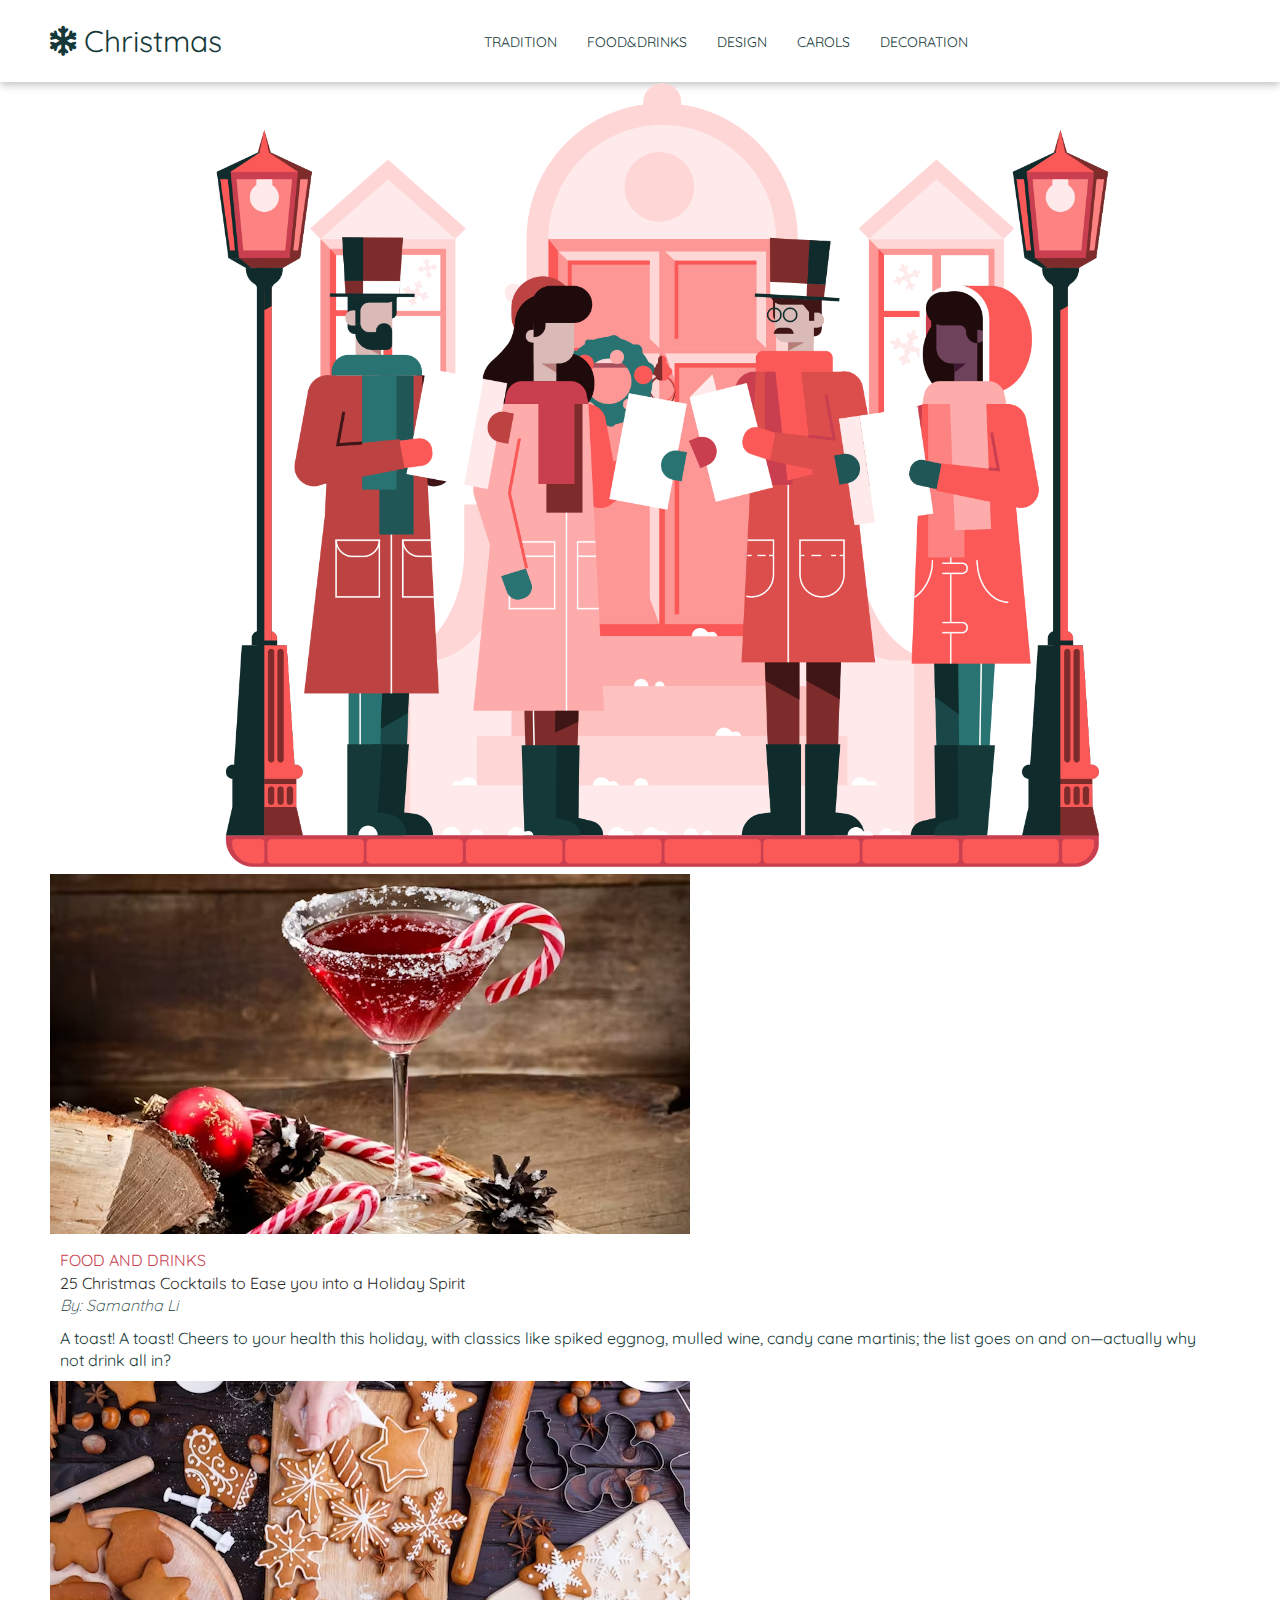
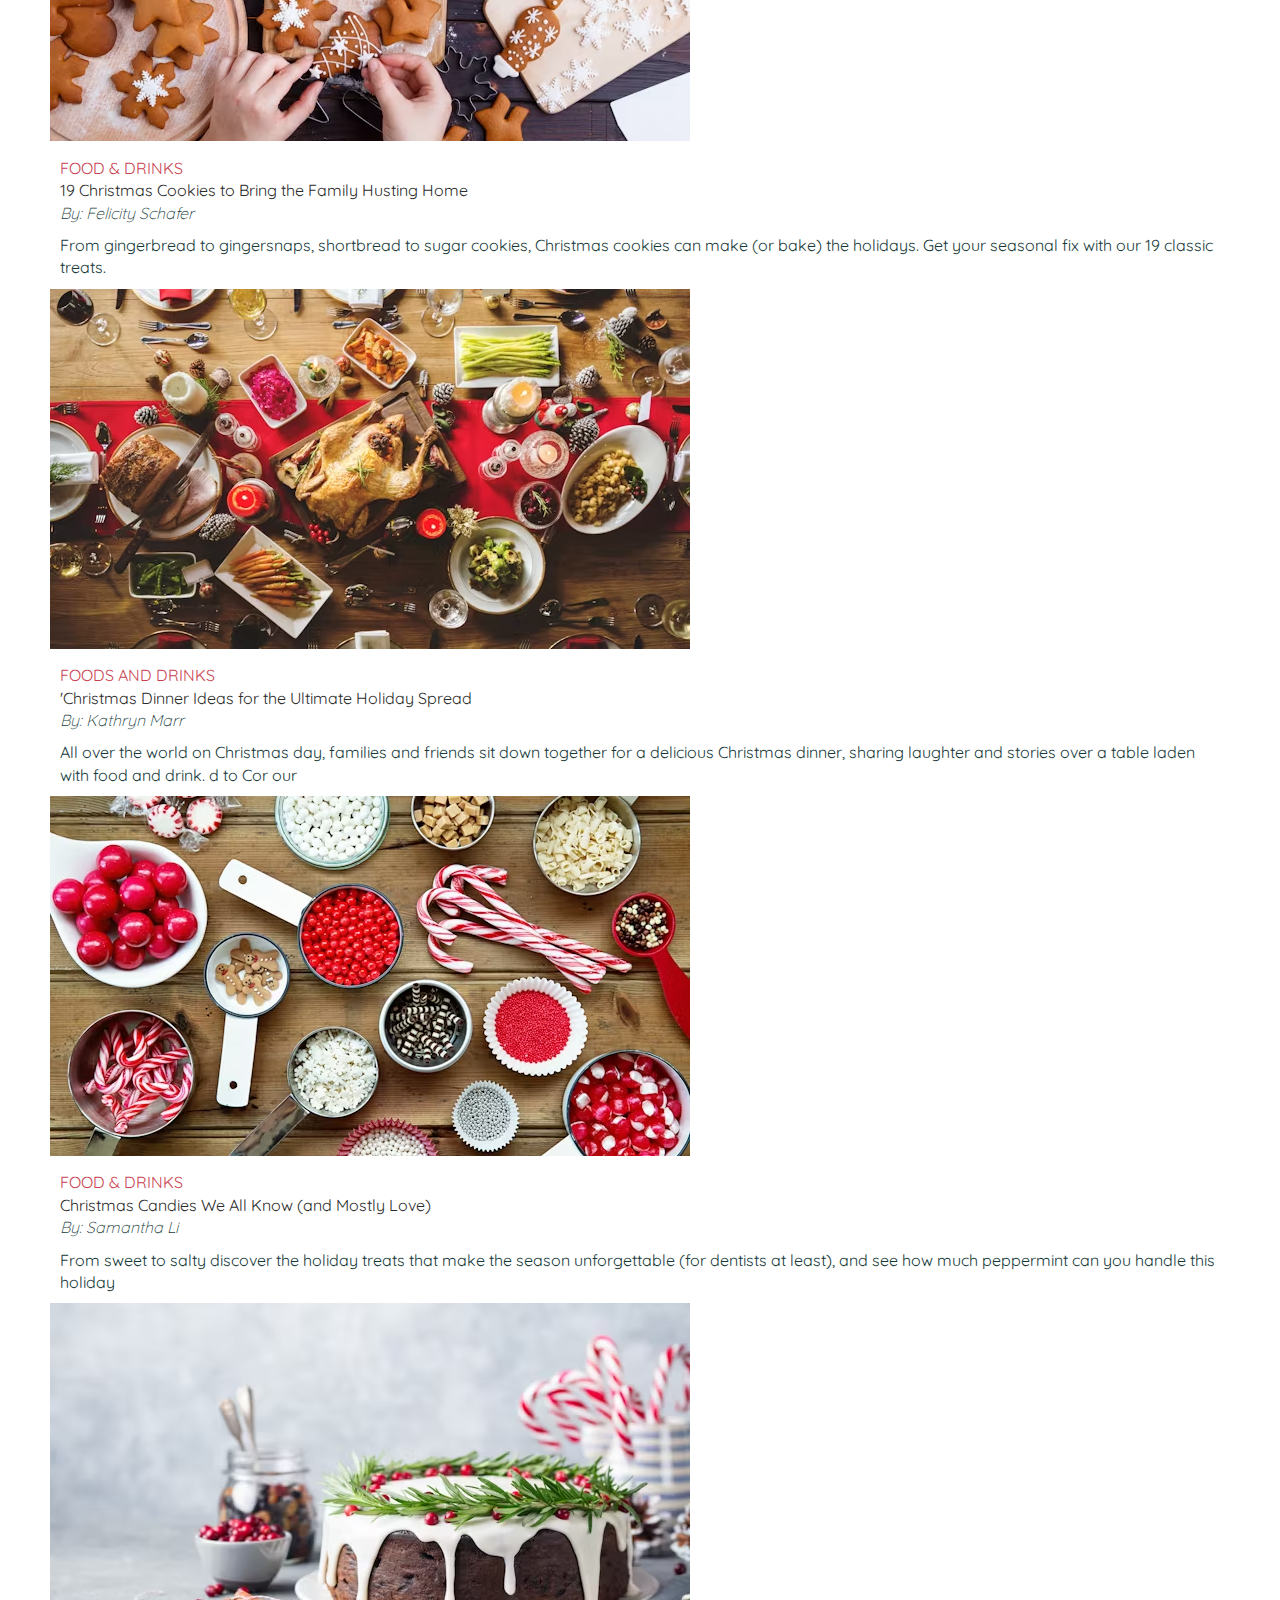
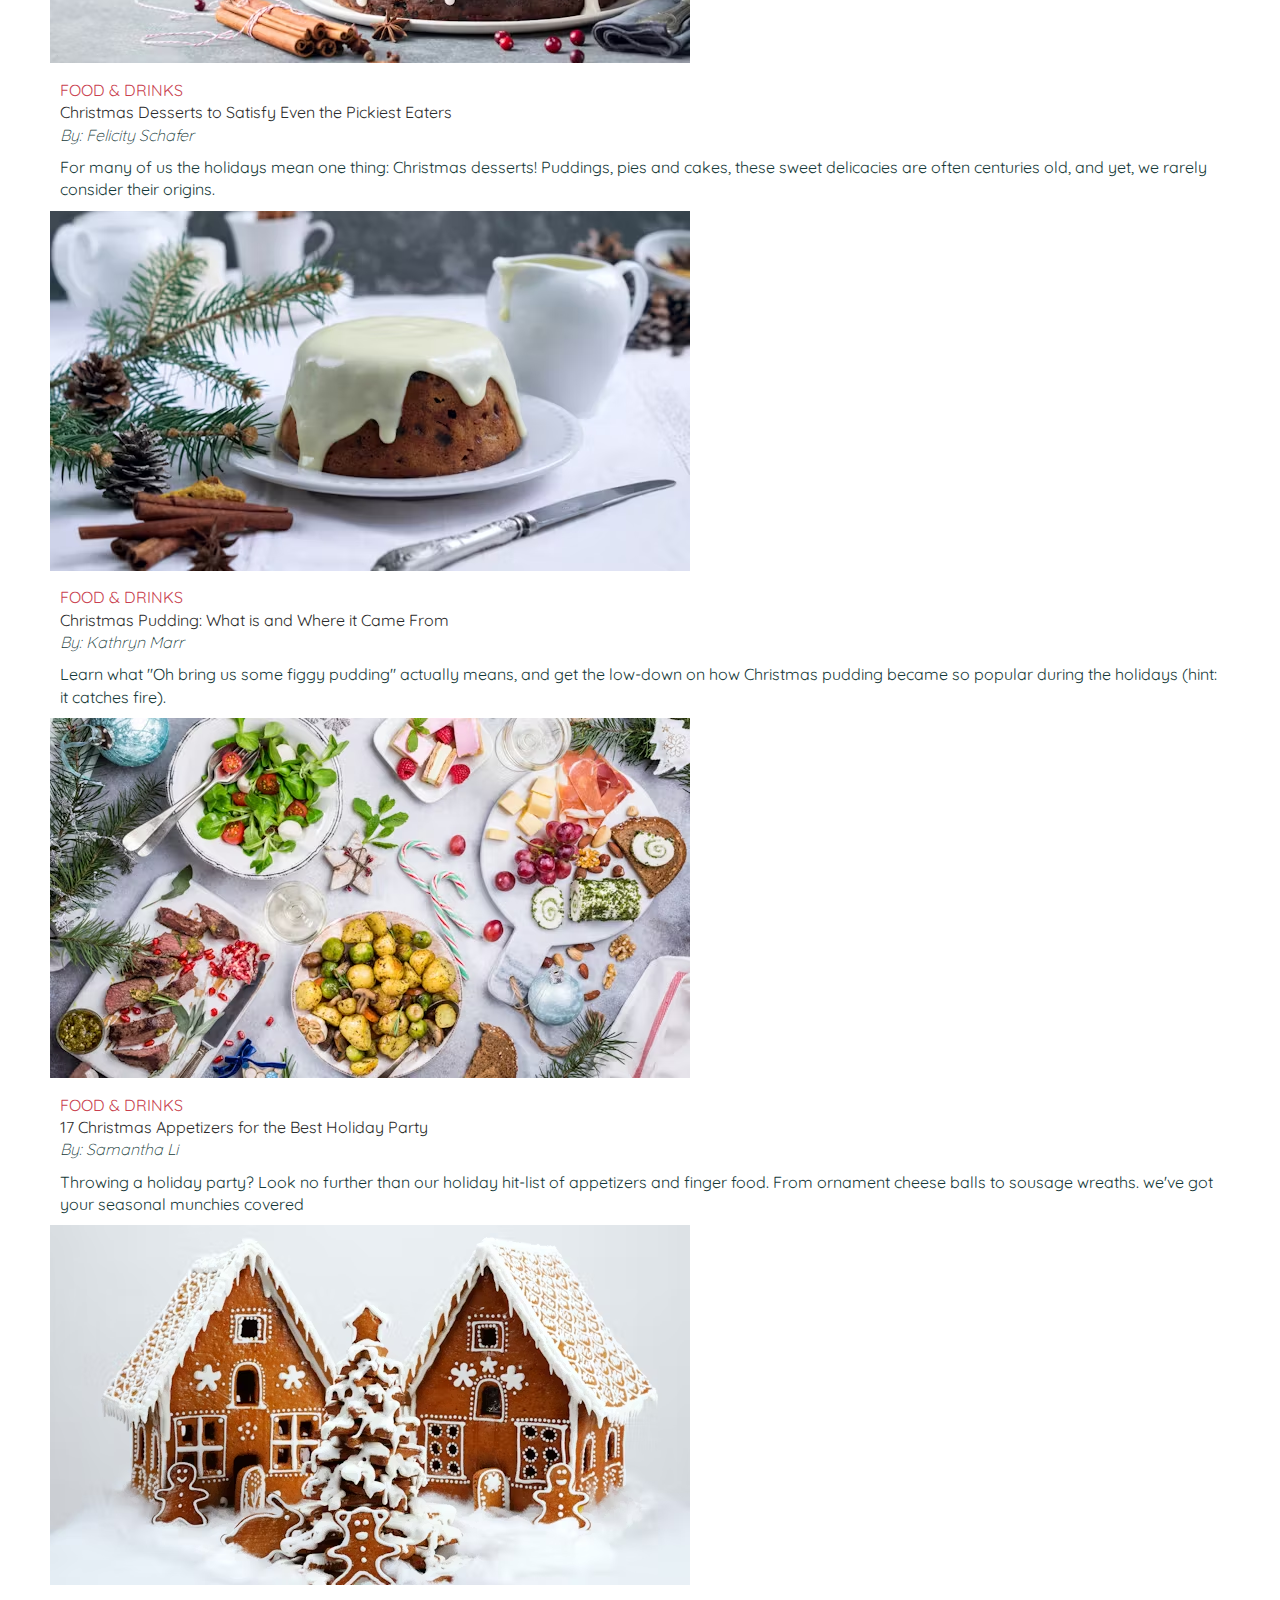
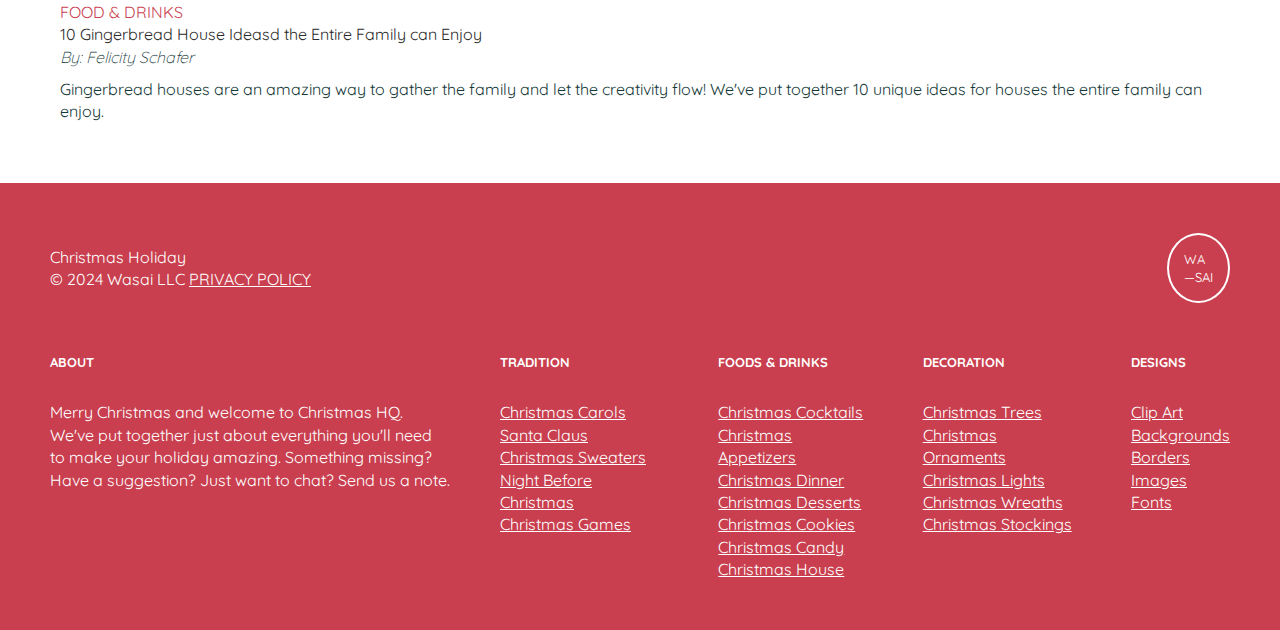
<file: foods&drink.html>
<!DOCTYPE html>
<html lang="en">
<head>
    <meta charset="UTF-8">
    <meta name="viewport" content="width=device-width, initial-scale=1.0">
    <title>Christmas Holiday</title>
    <link rel="icon" href="./IMG/logo.jpg"/>
<link rel="stylesheet" href="./style.css">
<link rel="stylesheet" href="https://cdnjs.cloudflare.com/ajax/libs/font-awesome/6.7.1/css/all.min.css">
</head>
</body>

 <!-- HEADER -->
 <header class="header">
    <div class="container">
        <div class="header__wrapper">
            <div class="header__logo">   
              <a href="./index.html"><i class="fa-solid fa-snowflake"></i> Christmas</a>
          </div>
             <ul class="header__nav">
                 <li><a href="./tradition.html">tradition</a></li>
                 <li><a href="./foods&drink.html"class="active">food&drinks</a></li>
                 <li><a href="./design.html">design</a></li>
                 <li><a href="./carols.html">carols</a></li>
                <li><a href="./decor.html">decoration</a></li>
            </ul> 
            <div class="toggle__menu">
              <span></span>
              <span></span>
              <span></span>
            </div>
        <div>
    </div>
 </header>
<!-- FOOD AND DRINKS BANNER -->
<section class="foodanddrinksBanner">
    <div class="container">
    <div class="foodanddrinksBanner__wrapper">
    <div class="foodanddrinksBanner__cards">
      <div class="cards">
        <img src="./IMG/christmas-carols.png" alt="" />
        </div>
       <div class="cards"> 
        <img src="./IMG/christmas-cocktails.avif" alt="">
        <div class="card__details">
          <span>FOOD AND DRINKS</span>
          <h2>25 Christmas Cocktails to Ease you into a Holiday Spirit</h2>
          <small>By: Samantha Li</small>
          <p>
            A toast! A toast! Cheers to your health this holiday, with classics like spiked eggnog, mulled wine, candy cane
            martinis; the list goes on and on—actually why not drink all in?
         </p>
        </div>
      </div>
      <div class="cards">
        <img src="./IMG/christmas-cookies.avif" alt="" />
        <div class="card__details">
          <span>FOOD & DRINKS</span>
          <h2>19 Christmas Cookies to Bring the Family Husting Home</h2>
          <small>By: Felicity Schafer</small>
          <p>
            From gingerbread to gingersnaps, shortbread to sugar cookies, Christmas cookies can make (or bake) the holidays. Get your seasonal fix with our 19 classic treats.
          </p>
        </div>
      </div>
      <div class="cards">
        <img src="./IMG/christmas-dinner.avif" alt="" />
        <div class="card__details">
          <span>FOODS AND DRINKS</span>
          <h2>'Christmas Dinner Ideas for the Ultimate Holiday Spread</h2>
          <small>By: Kathryn Marr</small>
          <p>
            All over the world on Christmas day, families and friends sit down together for a delicious Christmas dinner, sharing laughter and stories over a table laden with food and drink. d to Cor our
          </p>
        </div>
      </div>
      <div class="cards">
        <img src="./IMG/christmas-candy.avif" alt="" />
        <div class="card__details">
          <span>FOOD & DRINKS</span>
          <h2>Christmas Candies We All Know (and Mostly Love)</h2>
          <small>By: Samantha Li</small>
          <p>
            From sweet to salty discover the holiday treats that make the season unforgettable (for dentists at least), and see how much peppermint can you handle this holiday
          </p>
        </div>
      </div>
      <div class="cards">
        <img src="./IMG/christmas-desserts.avif" alt="" />
        <div class="card__details">
          <span>FOOD & DRINKS</span>
          <h2>Christmas Desserts to Satisfy Even the Pickiest Eaters</h2>
          <small>By: Felicity Schafer</small>
          <p>
            For many of us the holidays mean one thing: Christmas desserts! Puddings, pies and cakes, these sweet delicacies are often centuries old, and yet, we rarely consider their origins.
          </p>
        </div>
      </div>
      <div class="cards">
        <img src="./IMG/christmas-pudding.avif" alt="" />
        <div class="card__details">
          <span>FOOD & DRINKS</span>
          <h2>Christmas Pudding: What is and Where it Came From</h2>
          <small>By: Kathryn Marr</small>
          <p>
            Learn what "Oh bring us some figgy pudding" actually means, and get the low-down on how Christmas pudding became so popular during the holidays (hint: it catches fire).
        </div>
      </div>
      <div class="cards">
        <img src="./IMG/christmas-appetizers.avif" alt="" />
        <div class="card__details">
          <span>FOOD & DRINKS</span>
          <h2>17 Christmas Appetizers for the Best Holiday Party</h2>
          <small>By: Samantha Li</small>
          <p>
            Throwing a holiday party? Look no further than our holiday hit-list of appetizers and finger food. From ornament cheese balls to sousage wreaths. we've got your seasonal munchies covered
        </p>
            
        </div>
      </div>
    </div>
    <div class="cards">
      <img src="./IMG/gingerbread-houses.avif" alt="" />
      <div class="card__details">
        <span>FOOD & DRINKS</span>
        <h2>10 Gingerbread House Ideasd the Entire Family can Enjoy</h2>
        <small>By: Felicity Schafer</small>
        <p>
            Gingerbread houses are an amazing way to gather the family and let the creativity flow! We've put together 10 unique ideas for houses the entire family can enjoy. 
       </p>
          
      </div>
    </div>
        </div>
      </div>
    </div>
    <!-- FOOTER  -->
<footer class="footer">
    <div class="container">
      <div class="footer__wrapper">
        <div class="footer__top">
          <ul>
            <li><h4>Christmas Holiday</h4></li>
            <li>© 2024 Wasai LLC <span>Privacy Policy</span></li>
          </ul>
          <p>
            WA <br/> 
            —SAI
           </p>
        </div>
        <div class="footer__links">
          <ul>
            <li> <small>ABOUT</small></li>
            <li><p>
                   Merry Christmas and welcome to Christmas HQ. We've put
                   together just about everything you'll need to make your
                   holiday amazing. Something missing? Have a suggestion? Just
                  want to chat? Send us a note.
                  </p>
                </li>
          </ul>      <div class="footer__links--a">
          <ul>
            <li><small>TRADITION</small></li>
            <li><a href="">Christmas Carols</a></li>
            <li><a href="">Santa Claus</a></li>
            <li><a href="">Christmas Sweaters</a></li>
            <li><a href="">Night Before Christmas</a></li>
            <li><a href="">Christmas Games</a></li>
          </ul>
          <ul>
            <li><small> FOODS & DRINKS</small></li>
            <li><a href="">Christmas Cocktails</a></li>
            <li><a href="">Christmas Appetizers</a></li>
            <li><a href="">Christmas Dinner</a></li>
            <li><a href="">Christmas Desserts</a></li>
            <li><a href="">Christmas Cookies</a></li>
            <li><a href="">Christmas Candy</a></li>
            <li><a href="">Christmas House</a></li>
          </ul>
        </div>
        <div class="footer__links--b">
          <ul>
            <li><small>DECORATION</small></li>
            <li><a href="">Christmas Trees</a></li>
            <li><a href="">Christmas Ornaments</a></li>
            <li><a href="">Christmas Lights</a></li>
            <li><a href="">Christmas Wreaths</a></li>
            <li><a href="">Christmas Stockings</a></li>
          </ul>
        <ul>
          <li><small>DESIGNS</small></li>
          <li><a href="">Clip Art</a></li>
          <li><a href="">Backgrounds</a></li>
          <li><a href="">Borders</a></li>
          <li><a href="">Images</a></li>
          <li><a href="">Fonts</a></li>
        </ul>
        </div>
        </div>
      </div>
    </div>
  </footer> 
  
  <script src="./toggle__menu.js"></script>
  
  </body>
  </html>
</file>
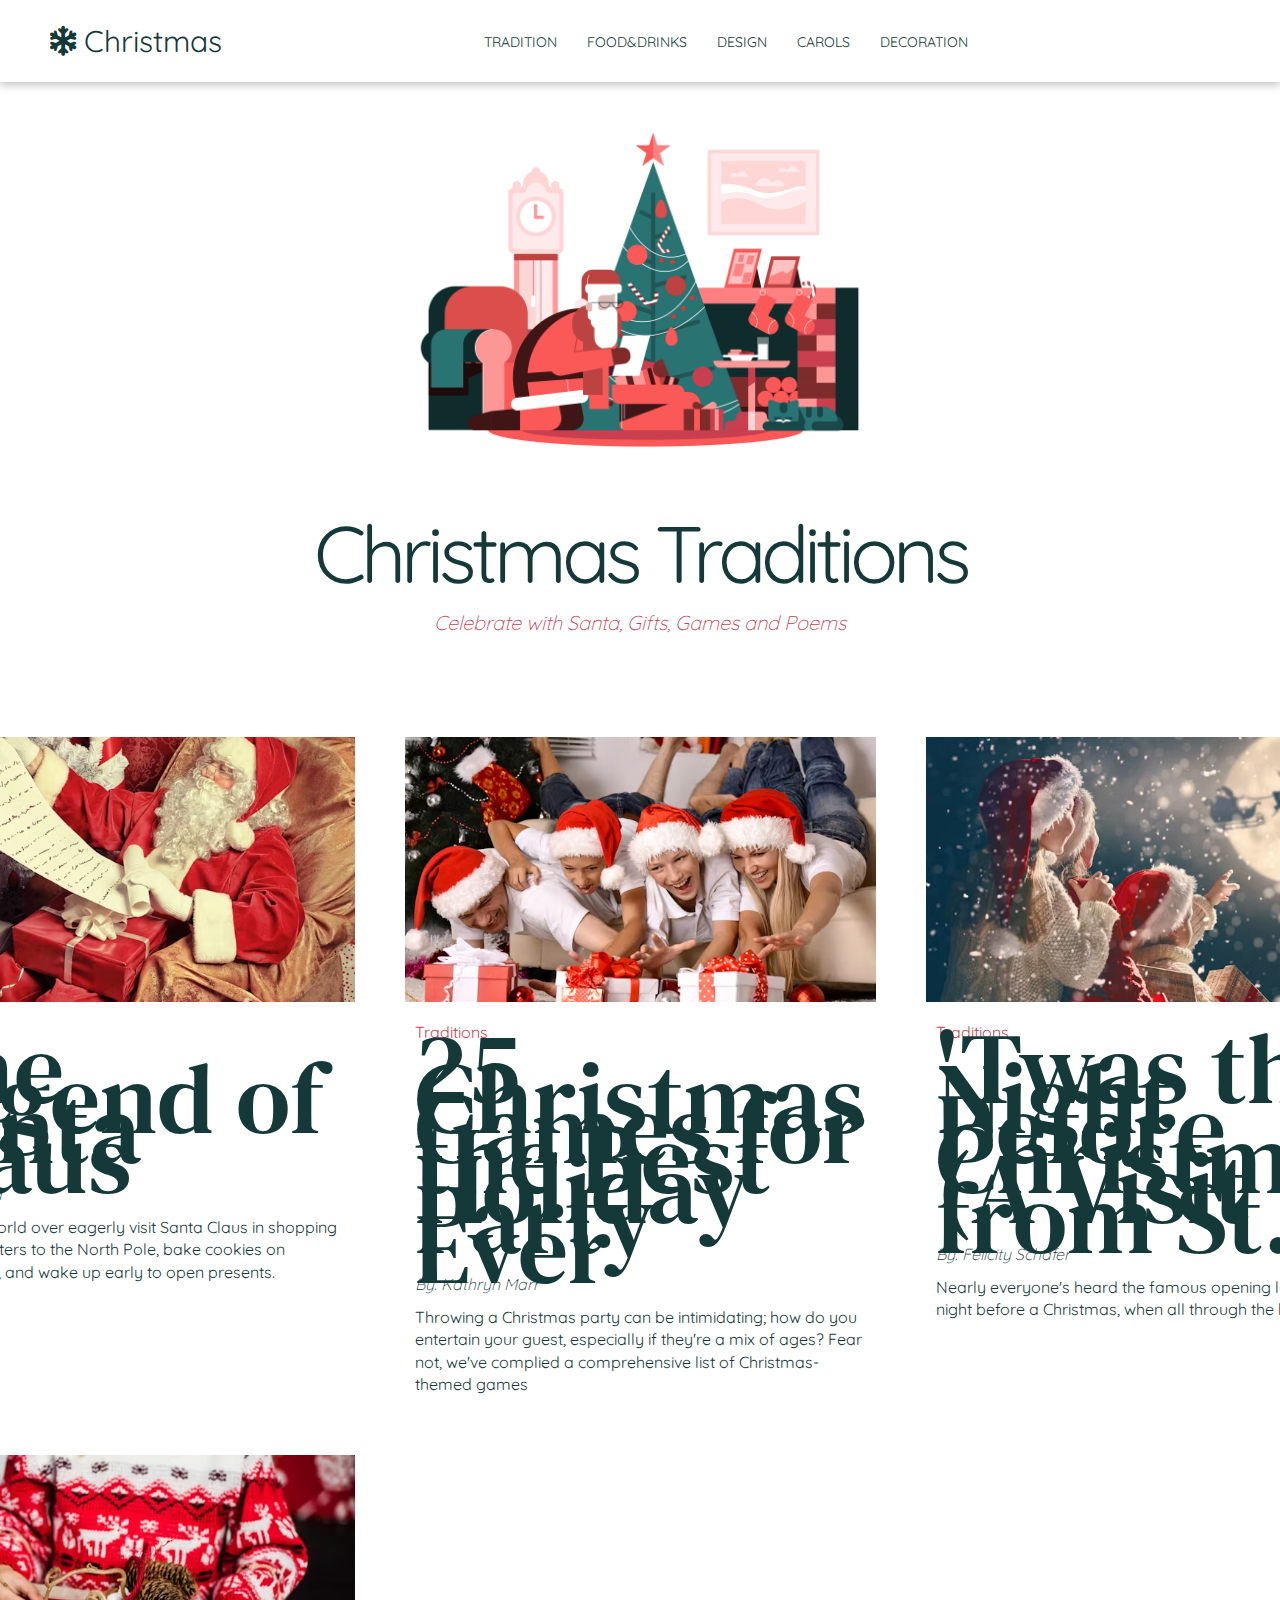
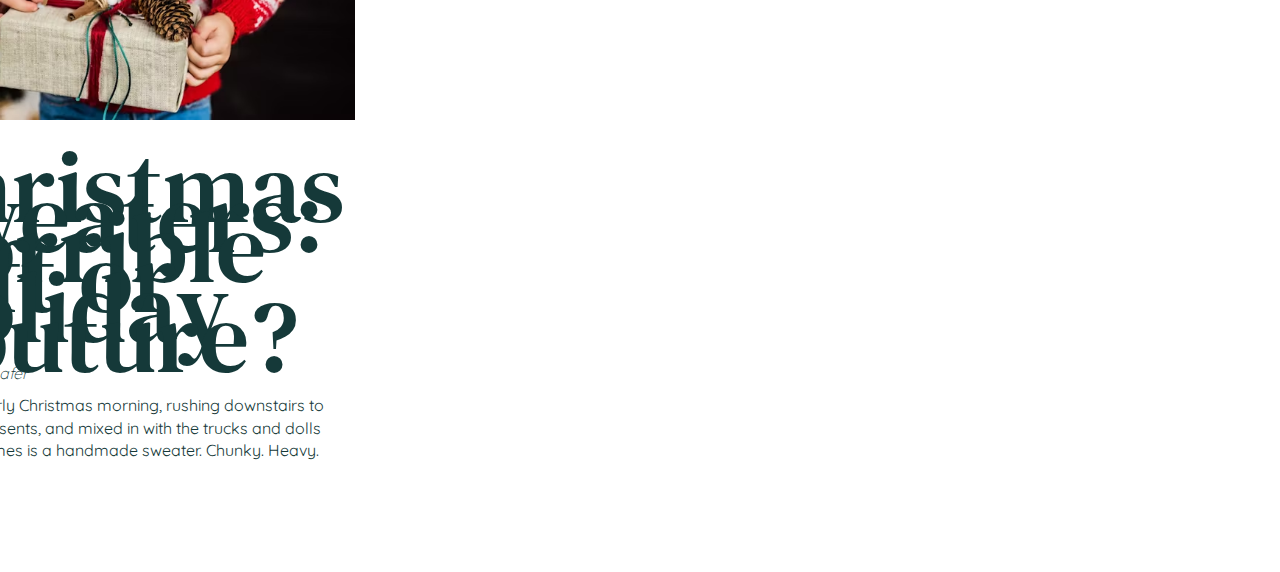
<file: tradition.html>
<!DOCTYPE html>
<html lang="en">
<head>
    <meta charset="UTF-8">
    <meta name="viewport" content="width=device-width, initial-scale=1.0">
    <title>Christmas Holiday</title>
    <link rel="icon" href="./IMG/logo.jpg"/>
<link rel="stylesheet" href="./style.css">
<link rel="stylesheet" href="https://cdnjs.cloudflare.com/ajax/libs/font-awesome/6.7.1/css/all.min.css">
</head>
</body>
    <!-- HEADER -->
     <header class="header">
        <div class="container">
            <div class="header__wrapper">
                <div class="header__logo">   
                  <a href="./index.html"><i class="fa-solid fa-snowflake"></i> Christmas</a>
              </div>
                 <ul class="header__nav">
                     <li><a href="./tradition.html"class="active">tradition</a></li>
                     <li><a href="./foods&drink.html">food&drinks</a></li>
                     <li><a href="./design.html">design</a></li>
                     <li><a href="./carols.html">carols</a></li>
                    <li><a href="./decor.html">decoration</a></li>
                </ul> 
            <div>
        </div>
     </header>

     <!-- BANNER -->
<section class="traditionBanner">
  <div class="container">
      <div class="traditionBanner__wrapper">
        <img src="./IMG/christmas-traditions.png" alt="" />
          <h1>Christmas Traditions</h1>
            <h5>
              Celebrate with Santa, Gifts, Games and Poems
            </h5>
      <div class="traditionBanner__card">
        <div class="cards">
          <img src="./IMG/santa-claus.avif" alt="" />
          <div class="card__details">
            <span>Traditions</span>
            <h3>The Legend of Santa Claus</h3>
            <small>By: Tom World</small>
            <p>
              Children the world over eagerly visit Santa Claus in shopping
              malls, write letters to the North Pole, bake cookies on
              Christmas Eve, and wake up early to open presents.
            </p>
          </div>
        </div>
        <div class="cards">
          <img src="./IMG/christmas-games.avif" alt="" />
          <div class="card__details">
            <span>Traditions</span>
            <h3>25 Christmas Games for the Best Holiday Party Ever</h3>
            <small>By: Kathryn Marr</small>
            <p>
              Throwing a Christmas party can be intimidating; how do you
              entertain your guest, especially if they're a mix of ages?
              Fear not, we've complied a comprehensive list of
              Christmas-themed games
            </p>
          </div>
        </div>
        <div class="cards">
          <img src="./IMG/twas-the-night-before-christmas.avif" alt="" />
          <div class="card__details">
            <span>Traditions</span>
            <h3>'Twas the Night Before Christmas (A Visit from St.)'</h3>
            <small>By: Felicity Schafer</small>
            <p>
              Nearly everyone's heard the famous opening lines "Twas the
              night before a Christmas, when all through the house."
            </p>
          </div>
        </div>
        <div class="cards">
          <img src="./IMG/christmas-sweaters.avif" alt="" />
          <div class="card__details">
            <span>Traditions</span>
            <h3>Christmas Sweaters: Horrible Gift or Holiday Couture?</h3>
            <small>By: Felicity Schafer</small>
            <p>
              Waking up early Christmas morning, rushing downstairs to open
              your presents, and mixed in with the trucks and dolls and
              video games is a handmade sweater. Chunky. Heavy.
            </p>
          </div>
        </div>
      </div>

    </div>
  </div>
</section>


</body>
</html>
</file>
<file: style.css>
@import url('https://fonts.googleapis.com/css2?family=DM+Serif+Text:ital@0;1&family=Quicksand:wght@300..700&display=swap');

:root {
    --clr-primary: #153939;
    --clr-secondary: #c93f4f;
    --clr-dark: #2b2b2b;
    --clr-light: #fff;
    --font--primary: "Quicksand", sans-serif;
    --font--secondary: "DM Serif Text", sans-serif;
  }
  
  * {
    -webkit-box-sizing: border-box;
    -moz-box-sizing: border-box;
    box-sizing: border-box;
  }
  *:before,
  *:after {
    -webkit-box-sizing: border-box;
    -moz-box-sizing: border-box;
    box-sizing: border-box;
  }
  html,
  body,
  div,
  span,
  applet,
  object,
  iframe,
  h1,
  h2,
  h3,
  h4,
  h5,
  h6,
  p,
  blockquote,
  pre,
  a,
  abbr,
  acronym,
  address,
  big,
  cite,
  code,
  del,
  dfn,
  em,
  font,
  ins,
  kbd,
  q,
  s,
  samp,
  small,
  strike,
  strong,
  sub,
  sup,
  tt,
  var,
  dl,
  dt,
  dd,
  ol,
  ul,
  li,
  fieldset,
  form,
  label,
  legend,
  table,
  caption,
  tbody,
  tfoot,
  thead,
  tr,
  th,
  td {
    border: 0;
    font-family: inherit;
    font-size: 100%;
    font-style: inherit;
    font-weight: inherit;
    margin: 0;
    outline: 0;
    padding: 0;
    vertical-align: baseline;
    scroll-behavior: smooth;
    list-style: none;
  }
  html {
    font-size: 62.5%;
    height: 100%;
  }
  body {
    color: var(--clr-dark);
    font-family: var(--font--primary);
    font-size: 1.6rem;
    overflow-x: hidden;
    line-height: 1.4;
  }
  table {
    border-collapse: collapse;
    border-spacing: 0;
  }
  article,
  aside,
  footer,
  header,
  nav,
  section,
  time {
    display: block;
  }
  a {
    text-decoration: none;
  }
  img {
    max-width: 100%;
  }
  .container{
    width: 100%;
    max-width: 140rem;
    margin: 0 auto;
    padding: 0 5rem;
  }
  /* HEADER */
  .header {
    padding: 2rem 0;
    box-shadow: rgba(0, 0, 0, 0.24) 0px 3px 8px ;
    background-color: var(--clr-light);
  }
.header__wrapper {
  display: flex;
  justify-content: space-between;
  align-items: center;  
}
.header__logo a {
  font-size: 3rem;
  font-family: var(--font-secondary);
  color: var(--clr-primary);
}
.header__nav{
  display: flex;
  gap: 3rem;
  text-transform: uppercase;
}
.header__nav li a {
  color: var(--clr-primary);
  font-size: 1.4rem;
  position: relative;
}
.header__nav li a::after {
  position: absolute;
  content: " ";
  width: 0;
  height: 3px;
  background-color: var(--clr-secondary);
  left: 0;
  bottom: -3.1rem;
  transition: all 0.3s ease;
}
.header__nav li a:hover::after,
.header__nav li a:active::after {
  width: 100%;
}
/*  HEADER MOBILE */
.header .toggle__menu span {
  background-color: var(--clr-primary);
  width: 3rem;
  height: 0.3rem;
  display: block;
  border: 2px solid var(--clr-primary);
  border-radius: 1rem;
  transition: all 0.5s ease;
}
.header .toggle__menu {
  display: none;
}

@media screen and (max-width: 520px) {
  .header .toggle__menu {
    display: flex;
    flex-direction: column;
    gap: 0.5rem;
  }
  .header {
    position: fixed;
    width: 100%;
    background-color: var(--clr-light);
    z-index: 99;
  }
  .header__nav {
    position: fixed;
    flex-direction: column;
    background-color: var(--clr-light);
    top: 0;
    text-align: center;
    justify-content: center;
    align-items: center;
    width: 100%;
    height: 100vh;
    margin-top: 22rem;
    transform: translateY(-14rem);
    z-index: 99;
    right: -100%;
    transition: all.5s ease;
  }
  .header__nav.open {
    right: 0;
  }
  .header img {
    width: 10rem;
  }
  .header__nav li a {
    font-size: 2rem;
  }
  .header__nav li a::after {
    background-color: unset;
  }
  .header__nav li a:hover,
  .header__nav li a.active {
    color: var(--clr-secondary);
  }
  .toggle__menu.open span:first-child {
    transform: translate(0, 6px) rotate(225deg);
    transition: all 0.5s ease;
  }
  .toggle__menu.open span:nth-child(2) {
    opacity: 0;
    transition: all 0.5s ease;
  }
  .toggle__menu.open span:last-child {
    transform: translate(0, -11px) rotate(-225deg);
    transition: all 0.5s ease;
  }
}
/* HOME BANNER */
.homeBanner{
  padding-top: 7rem;
  background-color: var(--clr-primary);
  height: 72rem;
}
.homeBanner__wrapper h1 {
  font-family: var(--font--secondary);
  color: var(--clr-light);
  font-size: 8rem;
  text-align: center;
  margin-bottom: 5rem;
}
.homeBanner__wrapper p {
  max-width: 60rem;
  color: var(--clr-light);
  margin: 0 auto;
  text-align: center;
}
.homeBanner img {
  margin: 10rem 0;
  width: 100%;
}
/* HOME BANNER MOBILE */
@media screen and (max-width: 520px){
  .homeBanner {
    padding-top: 10rem;
    height: 50rem;
  }
  .homeBanner h1{
    font-size: 3rem;
  }
  .homeBanner img{
    margin-top: 10rem;
    margin-bottom: 0;
  }
  .homeBanner p{
    max-width: 40rem;
  }
}
/* HOME HOLIDAY */
.homeHoliday{
  padding-top: 5rem;
  margin-top: 10rem;
}
.homeHoliday__wrapper{
  display: grid;
  grid-template-columns: 2.5fr 1fr;
  gap: 5rem;
}
.homeHoliday__left{
  border-right: 1px solid rgba(18, 17, 17, 0.1);
  padding-right: 5rem;
}
.homeHoliday__left small {
  color: var(--clr-secondary);
  font-size: 1.4rems;
  font-weight: 500;
}
.homeHoliday__left h2 {
  font-size: 5rem;
  font-family: var(--font--secondary);
  color: var(--clr-primary);
  line-height: 5rem;
  max-width: 50rem;
  padding: 1.3rem 0;
}
.homeHoliday__cards {
  padding: 5rem 0;
  display: grid;
  grid-template-columns: 1fr 1fr;
  gap: 3rem;
}
.homeHoliday__right{
  margin-top: 70rem;
}
.homeHoliday__right h4 {
  font-size: 2.5rem;
  margin-bottom: 2rem;
  color: var(--clr-primary);
}
/* HOME HOLIDAY MOBILE */
@media screen and (max-width:520px) {
.homeHoliday__left h2 {
  font-size: 3rem;
  line-height: 4rem;
}
.homeHoliday__cards{ 
  grid-template-columns: 1fr;
  gap: 3rem;
}
.homeHoliday__wrapper {
  grid-template-columns: 1fr;
  gap: unset;
}
.homeHoliday__left{
  border-right: unset;
  padding-right: unset;
}
.homeHoliday__right,
.homeHoliday{
  margin-top: unset;
}
}
/* HOME DESIGN */
.homeDesign {
  padding: 5rem 0;
  margin-bottom: 10rem;
}
.homeDesign__wrapper {
  background-color: var(--clr-secondary);
  color: var(--clr-light);
  height: 68rem;
  padding: 5rem 7rem;
  text-align: center;
  position: relative;
}
.homeDesign__details small {
  font-size: 1.3rem;
}
.homeDesign__details h2 {
  font-size: 5rem;
  font-family: var(--font-secondary);
  margin-bottom: 3rem;
}
.homeDesign__details p {
  max-width: 60rem;
  margin: 0 auto;
}
.homeDesign__img{
  margin-bottom: 8.1rem;
}
.homeDesign__img img:first-child {
  position: absolute;
  left: 10rem;
  top: 7rem;
  width: 25rem;
}
.homeDesign__img img:last-child {
  position: absolute;
  right: 10rem;
  top: 7rem;
  width: 25rem;
}
.homeDesign__content { 
  color: var(--clr-dark);
  border-top: 4px solid var(--clr-secondary);
  background-color: var(--clr-light);
  box-shadow: rgba(149 , 157 , 165 , 0.2) 0px 8px 24px;
  display: flex;
}
.homeDesign__card {
  display: flex;
  flex-direction: column;
  gap: 2rem;
  color: var(--clr-dark);
  padding: 3rem 2rem;
  text-align: left;
  border-right: 1px solid rgba(18, 17, 17 , 0.1);
}
.homeDesign__card h4 {
  font-family: var(--font-secondary);
  font-size: 2.5rem;
}
.homeDesign__card small {
  font-size: 1.3rem;
}

/* HOME DESIGN MOBILE */
@media screen and (max-width: 520px) {
  .homeDesign__img{
    display: none;
  }
  .homeDesign__content{
    margin-top: 5rem;
    flex-direction: column;
    background-color: unset;
    box-shadow: unset;
  }
  .homeDesign__wrapper{
    height: 100%;
  }
  .homeDesign__card {
   background-color: var(--clr-light);
   margin-bottom: 2rem;
   box-shadow: rgba(149, 157, 165, 0.2) 0px 8px 24px; 
  }
.homeDesign__details h2 {
  font-size: 3rem;
}
.homeDesign{
  margin-bottom: unset;
}
}
/* HOME TRADITION */
.homeTradition {
  padding: 5rem 0;
}
.homeTradition__wrapper {
  display: grid;
  grid-template-columns: 2.5fr 1.3fr;
  gap: 5rem;
}
.homeTradition__item {
  display: flex;
  align-items: center;
  gap: 3rem;
  margin-bottom: 3.5rem;
}
.homeTradition__item img {
  width: 35rem;
}
.homeTradition__item span {
  color: var(--clr-secondary);
  font-size: 1.4rem;
  font-weight: 500;
}
.homeTradition__item h4 {
  font-size: 2.5rem;
  font-family: var(--font-secondary);
  line-height: 3rem;
  color: var(--clr-primary);
}
.homeTradition__item small {
  font-size: 1.3rem;
  font-style: italic;
  font-weight: 200;
  color: var(--clr-primary);
}
.homeTradition__item p {
  margin-top: 1rem;
  color: var(--clr-primary);
}
.homeTradition__item--title {
  margin-bottom: 2rem;
}
.homeTradition__mail {
  border-image: url(./IMG/border.png) 5 fill;
  height: 67rem;
  display: flex;
  flex-direction: column;
  align-items: center;
  justify-content: center;
}
.homeTradition__mail small {
  color: var(--clr-primary);
  font-family: var(--font-secondary);
  font-size: 1.3rem;
}
.homeTradition__mail h2 {
  color: var(--clr-primary);
  font-family: var(--font-secondary);
  font-size: 5rem;
  margin: 1rem 0;
}
.homeTradition__mail--info {
  display: flex;
  flex-direction: column;
  gap: 1rem;
  padding: 2rem 0;
}
.homeTradition__mail--info input {
  padding: 1rem 2rem;
  outline-color: var(--clr-primary);
}
.homeTradition__mail--info input::placeholder {
  color: var(--clr-primary);
}
.homeTradition__flakes {
  color: var(--clr-primary);
  position: relative;
}
.flakes-1 {
  position: absolute;
  font-size: 5rem;
  left: 16rem;
  top: 30rem;
  clip-path: rect(10px 19px 90% 0%);
}
.flakes-2 {
  position: absolute;
  font-size: 5rem;
  bottom: 13.2rem;
  right: 12rem;
  clip-path: rect(30px 50px 90% 0%);
}
.flakes-3 {
  position: absolute;
  font-size: 3rem;
  top: 25rem;
  right: 10rem;
}
.flakes-4 {
  position: absolute;
  font-size: 3rem;
  bottom: 10rem;
  left: 10rem;
}
.flakes-5 {
  position: absolute;
  font-size: 2rem;
  bottom: 5rem;
  right: 10rem;
}

/* HOME TRADITION MOBILE */
@media screen and (max-width: 520px) {
  .homeTradition__wrapper{
    grid-template-columns: 1fr;
  }
  .homeTradition__item{
    flex-direction: column;
  }
  .homeTradition__item img {
    width: 100%;
  }
  .flakes-1 {
    left: 14rem;
  }
}

/* HOME CAROLS */
.homeCarols{
  padding: 5rem 0;
  margin-bottom: 10rem;
}
.homeCarols__wrapper{
  background-color: var(--clr-secondary);
  color: var(--clr-light);
  height: 55rem;
  padding: 5rem 7rem;
  text-align: center;
  position: relative;
}
.homeCarols__details small {
  font-size: 1.3rem;
}
.homeCarols__details h2 {
  font-family: var(--font--secondary);
  font-size: 5rem;
  margin-bottom: 3rem;
}
.homeCarols__details p {
max-width: 60rem;
margin: 0 auto;
}
.homeCarols__img {
  margin-bottom: 8.1rem;
}
.homeCarols__img img:first-child {
  position: absolute;
  left: 10rem;
  top: 7rem;
  width: 25rem;
}
.homeCarols__img img:last-child {
  position: absolute;
  right: 10rem;
  top: 7rem;
  width: 25rem;
}
.homeCarols__content {
border-top: 4px solid var(--clr-secondary);
background-color:   var(--clr-light);
display: flex;
box-shadow: rgba(149, 157, 165, 0.2) 0px 8px 24px;
}
.homeCarols__item {
  padding: 2rem 3rem;
  border-right: 1px solid rgba(18, 17 , 17, 0.1);
}
.homeCarols__item:last-child {
  border-right: none;
}
.homeCarols__item ul {
  color: var(--clr-primary);
  display: flex;
  align-items: center;
  text-align: left;
  gap: 1rem;
  margin-bottom: 3rem;
}
.homeCarols__item span {
  padding: 0.7rem 1.3rem;
  letter-spacing: -0.1rem;
  background-color: var(--clr-secondary);
  color: var(--clr-light);
  border-radius: 100%;
}
.homeCarols__item p {
font-family: var(--font--secondary);
color: var(--clr-primary);
line-height: 1.5rem;
}
.homeCarols__item small {
  color: var(--clr-primary);
  font-size: 1.2rem;
}

/* HOME CAROLS MOBILE */
@media screen and (max-width: 520px){
  .homeCarols__img {
    display: none;
    padding: unset;
  }
  .homeCarols__details h2 {
    font-size: 3rem;
  }
  .homeCarols__content{
    margin-top: 5rem;
    flex-direction: column;
    background-color: unset;
    box-shadow: unset;
  }
  .homeCarols__wrapper {
    height: 100%;
  }
  .homeCarols__item {
    border-right: unset;
    background-color: var(--clr-light);
    margin-bottom: 2rem;
    padding: 2rem;
  }
  .homeCarols {
    margin-bottom: unset;
  }
}
/* HOME DECORATIONS */
.homeDecorations{
  padding-top: 10rem;
  margin-top: 15rem;
}
.homeDecorations__wrapper{
  display: grid;
  grid-template-columns: 2.5fr 1fr;
  gap: 5rem;
}
.homeDecorations__left{
    border-right: 1px solid rgba(18,17,17, 0.1);
    padding-right: 5rem;
}
.homeDecorations__left small {
    color: var(--clr-secondary);
    font-size:  1.4rem;
    font-weight: 500rem
 }
    .homeDecorations__left span {
    font-style: italic;
 }
   .homeDecorations__left p {
    font-size: 1.7rem;
 }
  .homeDecorations__left h2{
    font-size: 2.5rem;
    font-family: var(--font-secondary);
    max-width: 50rem;
    margin-bottom: 4rem;
    line-height: 3rem;
  }
  .homeDecorations__left img {
    border-bottom: 4px solid var(--clr-secondary);
  }
    .homeDecorations__cards {
      padding: 5rem 0;
      display: grid;
      grid-template-columns: 1fr 1fr;
      gap: 3rem;
  }
    .homeDecorations__right{
     margin-top: 0rem;
  }
    .homeDecorations__right h4{
     font-size: 2.5rem;
     margin-bottom: 2rem;
     color: var(--clr-primarily);
    }
     
     /* HOME DECORATIONS MOBILE */
     @media screen and (max-width: 520px) {
      .homeDecorations__left h2 {
        font-size: 3rem;
        line-height: 4rem;
      }
      .homeDecorations__cards{
        grid-template-columns: 1fr;
      }
      .homeDecorations__wrapper{
        grid-template-columns: 1fr;
        gap: unset;
      }
      .homeDecorations__left {
        border-right: unset;
        padding-right: unset;
        margin-bottom: 5rem;
      }
      .homeDecorations {
        margin-top: unset;
      }
       .homeDecorations__right h4{
        margin-bottom: 2rem;
      
     }
    .homeDecorations {
      margin-bottom: 2rem;
    }
    }
/* FOOTER */
.footer {
  padding: 5rem 0;
  background-color: var(--clr-secondary);
  color: var(--clr-light);
  margin-top: 5rem;
}
.footer__top {
  display: flex;
  justify-content: space-between;
  align-items: center;
  margin-bottom: 5rem;
}
.footer__tp h4 {
  font-size: 2.5rem;
  font-family: var(--font-secondary);
}
.footer__top p {
  border: 2px solid var(--clr-light);
  padding: 1.5rem;
  border-radius: 50%;
  font-size: 1.3rem;
}
.footer__top span {
  text-decoration: underline;
  text-transform: uppercase;
}
.footer__links {
  display: flex;
  gap: 5rem;
}
.footer__links ul:first-child {
  max-width: 40rem;
}
.footer__links ul li:first-child {
  margin-bottom: 3rem;
  font-size: 1.3rem;
  font-weight: 700;
}
.footer__links--a ul li a,
.footer__links--b ul li a {
  text-decoration: underline;
  color: var(--clr-light);
}
.footer__links--a,
.footer__links--b {
  display: flex;
  gap: 5rem;
}
/* FOOTER MOBILE */
@media screen and (max-width: 520px) {
  .footer__links {
    flex-direction: column ;
    justify-content: center;
  }
}

/* DESIGN BANNER */
.designBanner{
  padding: 5rem 0;
}
.designBanner__wrapper{
  display: flex;
  flex-direction: column;
  align-items: center;
  justify-content: center;
}
.designbanner h1{
  font-size: 8rem;
  color: var(--clr-primary);
  letter-spacing: -0.5rem;
}
.designBanner h5{
  color: var(--clr-secondary);
  font-style: italic;
  font-weight: 200;
  font-size: 2rem;
  font-family: var(--font-secondary);
  max-width: 48rem;
  text-align: center;
}

/* DESIGN ART */
.art {
  padding: 5rem 0;
}
.art h2 {
  font-family: var(--font-secondary);
  font-size: 5rem;
  text-align: center;
}
.art__title{
  padding-top: 5rem;
  display: flex;
  justify-content: center;
  color: var(--clr-light);
}
.art__wrapper {
  background-color: var(--clr-secondary);
  height: 60rem;
  margin-bottom: 10rem;
}
.grid {
  box-shadow: rgba(14, 30, 37, 0.12) 0px 2px 4px 0px,
    rgba(14, 30, 37, 0.32) 0px 2px 16px 0px;
  background-color: var(--clr-light);
  display: flex;
  flex-direction: column;
  align-items: start;
  transition: all .5s ease;
  z-index: 1;
}
.grid:hover {
  transform: translateY(-2rem);
  transition: all 0.5s ease;
}
.grid img{
  display: block;
  width: 100%;
  height: 100%;
  z-index: 99;
  transition: all .5s ease;
  object-fit: cover;
  overflow: hidden;
  border-bottom: 4px solid var(--clr-secondary);
}
.grid__text{
  padding: 1rem;
  background-color: var(--clr-light);
}
.grid__text h5 {
 font-family: var(--font-secondary);
 font-size: 2rem;
 color: var(--clr-primary);
}
.grid__text a {
  font-size: 1.2rem;
  color: var(--clr-secondary);
}
.art--a {
  grid-area: a;
}
.art--b {
  grid-area: b;
}
.art--c {
  grid-area: c;
}
.art--d {
  grid-area: d;
}
.art--e {
  grid-area: e;
}
.art--f {
  grid-area: f;
}
.art--g {
  grid-area: g;
}
.art__content{
  padding: 5rem;
  display: grid;
  grid-template-areas:
    "a c e e f"
    "b d e e g";
  gap: 3rem;
  place-content: center;
}
.art--e h2 {
  font-family: var(--font-secondary);
  color: var(--clr-primary);
  font-size: 5rem;
  text-align: left;
  line-height: 7rem;
}
.art--e > .grid__text{
  padding: 2rem;
}
.art--g {
  display: flex;
  flex-direction: column;
  justify-content: center;
  align-items: center;
  color: var(--clr-secondary);
  background-color: var(--clr-light);
}
.art--g:hover {
  color: var(--clr-light);
  background-color: var(--clr-secondary);
}
.art--g h3{
  font-size: 3rem;
  font-family: var(--font-secondary);
}

/* DESIGN ART - MOBILE */
@media screen and (max-width:520px) {
  .designBanner {
    padding-top: 10rem;
  }
  .designBanner h1 {
    font-size: 4rem;
    margin-bottom: 1rem;
    letter-spacing: unset;
  }
  .art {
    padding: 2-5rem 0;
  }
  .art___wrapper {
    height: 100%;
    margin-bottom: unset;
  }
  .art__content  {
    grid-template-areas: none
    "a"
    "b"
    "c"
    "d"
    "e"
    "f"
    "g";
  }
  .art-e h2 {
    font-size: 2rem;
    line-height: 0;
  }
  .art--e > .grid__text {
    padding: 1rem;
  }
  .grid:hover {
    transform: unset;
  }
}
/* TRADITION BANNER */
.traditionBanner{
  padding: 5rem 0;
}
.traditionBanner__wrapper{
  display: flex;
  flex-direction: column;
  align-items: center;
  justify-content: center;
}
.traditionBanner h1{
  font-size: 8rem;
  color: var(--clr-primary);
  letter-spacing: -0.5rem;
}
.traditionBanner h5{
  color: var(--clr-secondary);
  font-style: italic;
  font-weight: 200;
  font-size: 2rem;
  font-family: var(--font-secondary);
  max-width: 48rem;
  text-align: center;
}
.traditionBanner img{
  width: 40%;
  margin-bottom: 5rem;
}
.traditionBanner__card{
  margin-top: 5rem;
  padding: 5rem 0;
  display: grid;
  grid-template-columns: 1fr 1fr 1fr;
  gap: 5rem;
}
.traditionBanner__card img{
  width: 100rem;
  margin-bottom: 0.4rem;
} 

/* TRADITION MOBILE */
@media screen and (max-width: 520px){
  .traditionBanner{
    padding-top: 10rem;
  }
  .traditionBanner h1{
    font-size: 3.9rem;
    margin-bottom: 0.5rem;
    letter-spacing: unset;
  }
  .traditionBanner h5{
    font-size: 2rem;
    letter-spacing: -0.1rem;
  }
  .tradition{
    padding: 2.5rem 0;
  }
  .traditionBanner__card h2{
    font-size: 3rem;
    line-height: 4rem;
   }
   .traditionBanner__card{
    grid-template-columns: 1fr;
    gap: 3rem;
   }
   .tradition__wrapper{
    grid-template-columns: 1fr;
    gap: unset;
   }
   .traditionBanner img{
    width: 100%;
}
}
/* CAROLS BANNER */
.carolsBanner{
  padding: 5rem 0;
}
.carolsBanner .card__details h3 {
  font-size: 3rem;
  /* line-height: 3rem; */
  font-family: var(--font--secondary);
  color: var(--clr-primary);
  padding: 1rem 0;
}
.carolsBanner__wrapper{
  display: flex;
  flex-direction: column;
  align-items: center;
  justify-content: center;
}
.carolsBanner h1{
  font-size: 8rem;
  color: var(--clr-primary);
  letter-spacing: -0.5rem;
}
.carolsBanner h5{
  color: var(--clr-secondary);
  font-style: italic;
  font-weight: 200;
  font-size: 2rem;
  font-family: var(--font-secondary);
  max-width: 48rem;
  text-align: center;
}
.carolsBanner img{
  width: 40%;
  margin-bottom: 5rem;
}
.carolsBanner__card{
  margin-top: 5rem;
  padding: 5rem 0;
  display: grid;
  grid-template-columns: 1fr 1fr 1fr;
  gap: 5rem;
}
.carolsBanner__card img{
  width: 100rem;
  margin-bottom: 0.4rem;
}

/* CAROLS MOBILE */
@media screen and (max-width: 520px){
  .carolsBanner{
    padding-top: 10rem;
  }
  .carolsBanner h1{
    font-size: 5rem;
    margin-bottom: 0.5rem;
    letter-spacing: -0.5rem;
    line-height: 4rem;
  }
  .carolsBanner h5{
    font-size: 2rem;
    letter-spacing: 0rem;
  }
  .carols{
    padding: 2.5rem 0;
  }
  .carolsBanner__card h2{
    font-size: 3rem;
    line-height: 4rem;
   }
   .carolsBanner__card{
    grid-template-columns: 1fr;
    gap: 3rem;
   }
   .carols__wrapper{
    grid-template-columns: 1fr;
    gap: unset;
   }
   .carolsBanner img{
    width: 100%;
}
}

/* DECORS BANNER */
.decorsBanner{
  padding: 5rem 0;
}
.decorsBanner__wrapper{
  display: flex;
  flex-direction: column;
  align-items: center;
  justify-content: center;
}
.decorsBanner h1{
  font-size: 8rem;
  color: var(--clr-primary);
  letter-spacing: -0.5rem;
}
.decorsBanner h5{
  color: var(--clr-secondary);
  font-style: italic;
  font-weight: 200;
  font-size: 2rem;
  font-family: var(--font-secondary);
  max-width: 48rem;
  text-align: center;
}
.decorsBanner img{
  width: 40%;
  margin-bottom: 5rem;
}
.decorsBanner__card{
  margin-top: 5rem;
  padding: 5rem 0;
  display: grid;
  grid-template-columns: 1fr 1fr 1fr;
  gap: 5rem;
}
.decorsBanner__card img{
  width: 100rem;
  margin-bottom: 0.4rem;
}

/* F&D BANNER */
.fndBanner {
  padding: 1rem 0;
  margin-bottom: 10rem;
}
.fndBanner__wrapper {
  align-items: center;
  justify-content: center;
  display: flex;
  padding: 5rem;
  flex-direction: column;
}
.fndBanner__wrapper img {
  width: 50rem;
  height: 35rem;
}

.fndBanner__wrapper h1 {
  font-size: 8rem;
  color: var(--clr-primary);
  letter-spacing: -0.5rem;
  text-align: center;
  margin-top: 5rem;
}
.fndBanner h5 {
  color: var(--clr-secondary);
  font-style: italic;
  font-weight: 200;
  font-size: 2rem;
  font-family: var(--font-secondary);
  text-align: center;
}

/* FOOD AND DRINKS CARDS */
.foodanddinksBanner__wrapper {
  display: grid;
  grid-template-columns: 1fr 1fr 1fr;
  gap: 5rem;
  flex-direction: column;
  margin-bottom: 5rem;
  margin-top: -5rem;
}

/* F&D - MOBILE */
@media screen and (max-width: 520px) {
  .fndBanner {
    padding-top: 5rem;
  }
  .fndBanner img {
    max-width: 55rem;
  }
  .fndBanner h1 {
    font-size: 5rem;
  }
  .fndBanner__wrapper {
    padding: 5rem 0;
  }
  .fndBanner h5 {
    font-size: 1.8rem;
  }
  .fndContent__wrapper {
    grid-template-columns: 1fr;
    gap: 3rem;
  }
}


/* DECORS MOBILE */
@media screen and (max-width: 520px){
  .decorsBanner{
    padding-top: 10rem;
  }
  .decorsBanner h1{
    font-size: 5rem;
    margin-bottom: 0.5rem;
    letter-spacing: -0.5rem;
    line-height: 4rem;
    text-align: center;
  }
  .decorsBanner h5{
    font-size: 2rem;
    letter-spacing: 0rem;
  }
  .decors{
    padding: 2.5rem 0;
  }
  .decorsBanner__card h2{
    font-size: 3rem;
    line-height: 4rem;
   }
   .decorsBanner__card{
    grid-template-columns: 1fr;
    gap: 3rem;
   }
   .decors__wrapper{
    grid-template-columns: 1fr;
    gap: unset;
   }
   .decorsBanner img{
    width: 100%;
}
}

/* REPEATABLE PATTERN */
.btn {
  background-color: transparent;
  color: transparent;
}
.btn.bg--red {
  padding: 1rem 3rem;
  background-color: var(--clr-secondary);
  font-size: 1.2 rem;
  text-align: center;
  color: var(--clr-light);
  transition: all 0.5s ease-in-out;
  transition-delay: 0.5s;
}
.btn.bg--green {
  padding: 1rem 1.5rem;
  background-color: var(--clr-primary);
  font-size: 1.2rem;
  color: var(--clr-light);
  transition: all 0.5s ease-in-out;
  transition-delay: 0.5s;
}
P > span {
  text-decoration: underline;
}
/* card */
.card img{
  border-bottom: 4px solid var(--clr-secondary);
}
.card__details{
  padding: 1rem;
}
.card__details span {
  color: var(--clr-secondary);
}
.card__details h3{
  font-size: 10rem;
  line-height: 3rem;
  font-family: var(--font--secondary);
  color: var(--clr-primary);
  padding: 1rem 0;
}
.card__details small {
  font-size: 1.3 rem;
  font-style: italic;
  font-weight: 200; 
  color: var(--clr-primary);
}
.card__details p {
  color: var(--clr-primary);
  margin-top: 1rem;
}
/*  ITEM */
.item {
display: flex;
align-items: center;
gap: 3rem;
margin-bottom: 2rem;
}
.item img {
  width: 10rem;
  height: 10rem;
  object-fit: cover;
}
.item__details h5 {
  font-size: 2rem;
  font-family: var(--font--secondary);
  line-height: 2rem;
  margin-bottom: 0.5rem;
}
.item__details small {
  font-size: 1.3rem;
  font-style: italic;
  font-weight: 200;
  color: var(--clr-primary);
}
</file>
